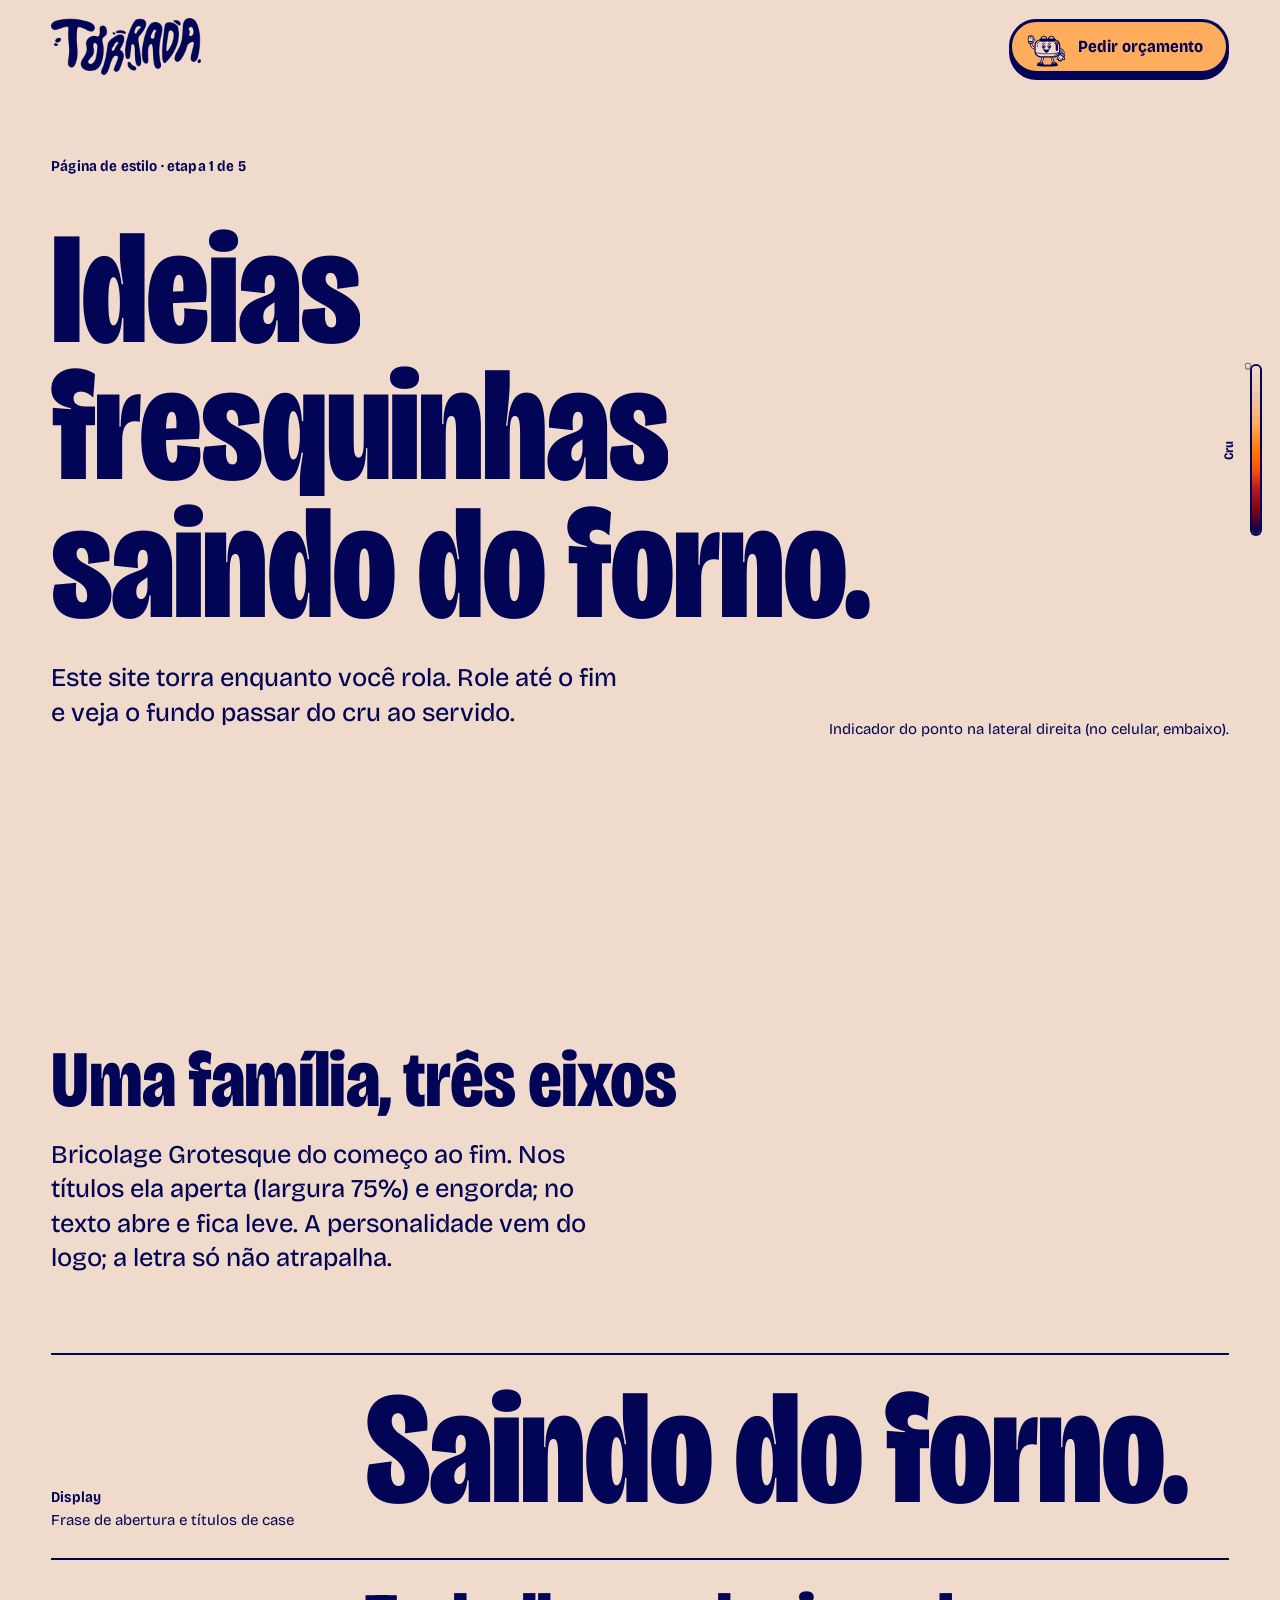
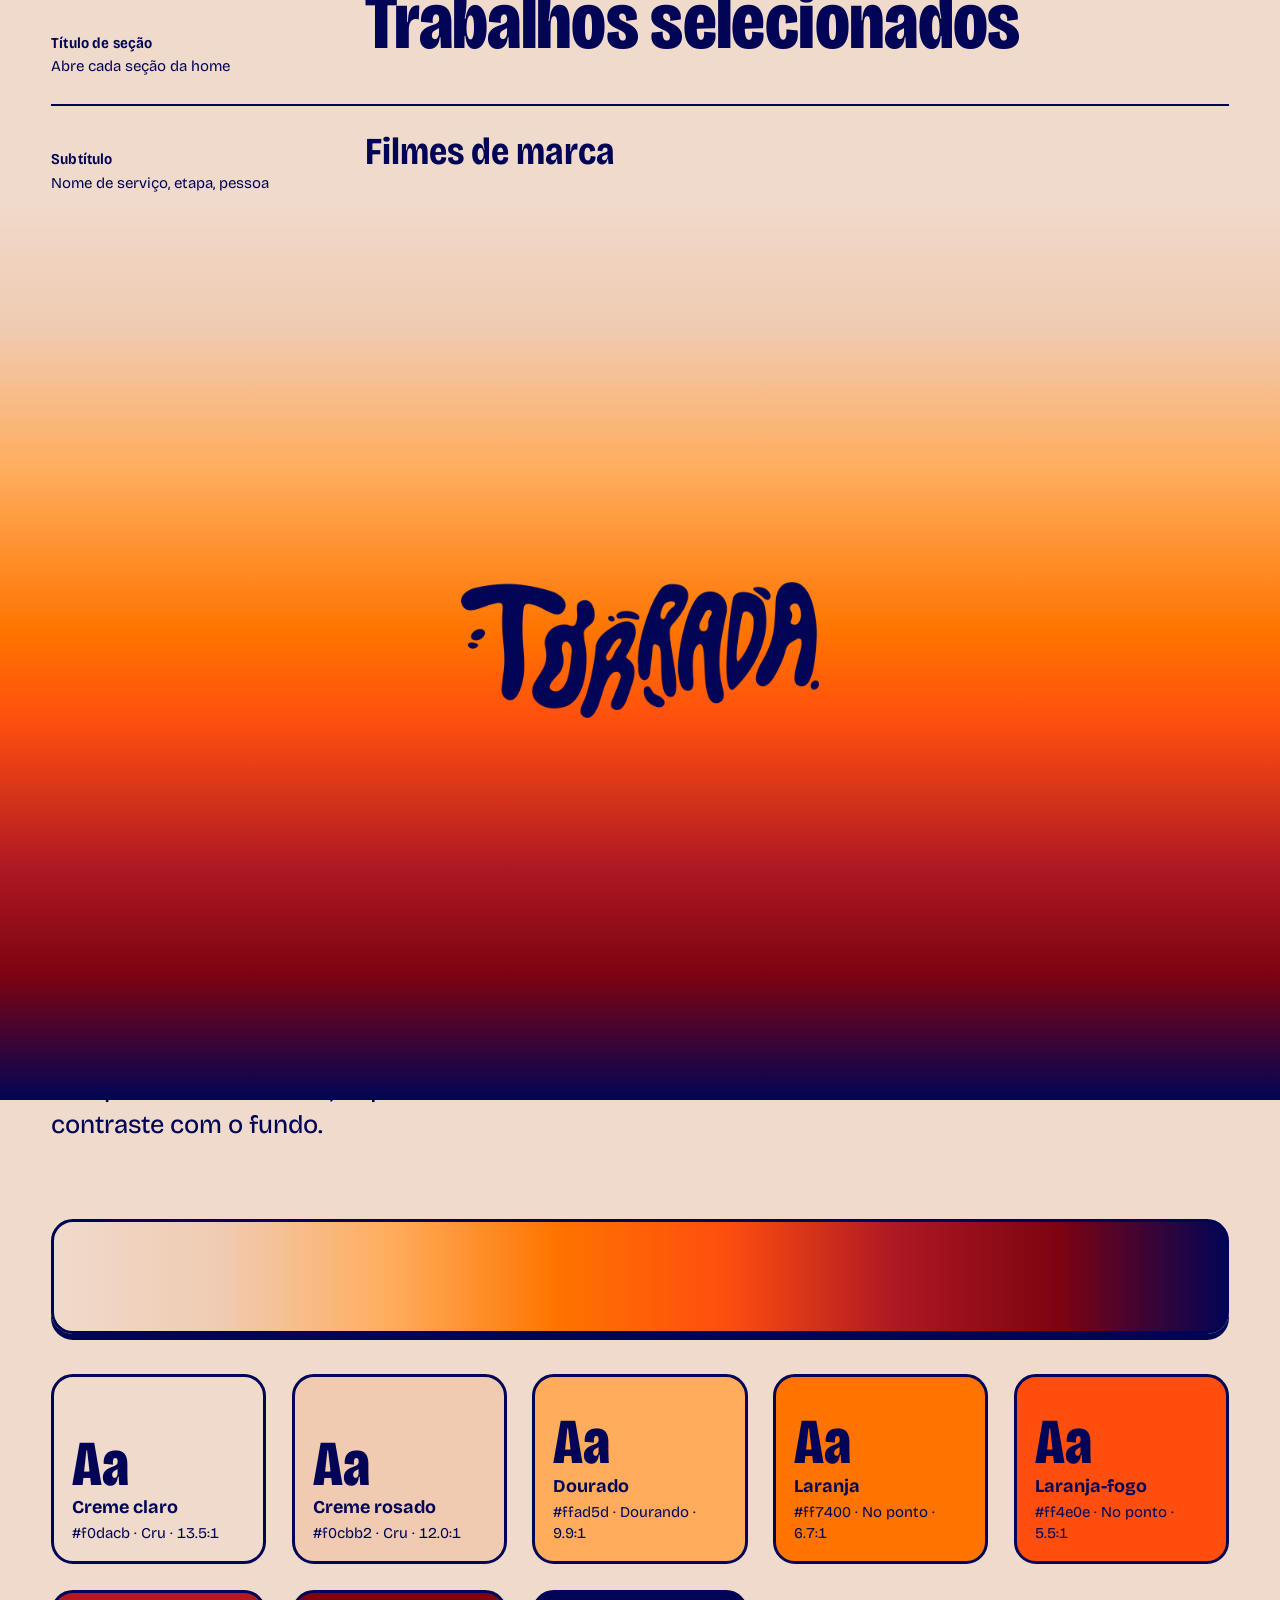
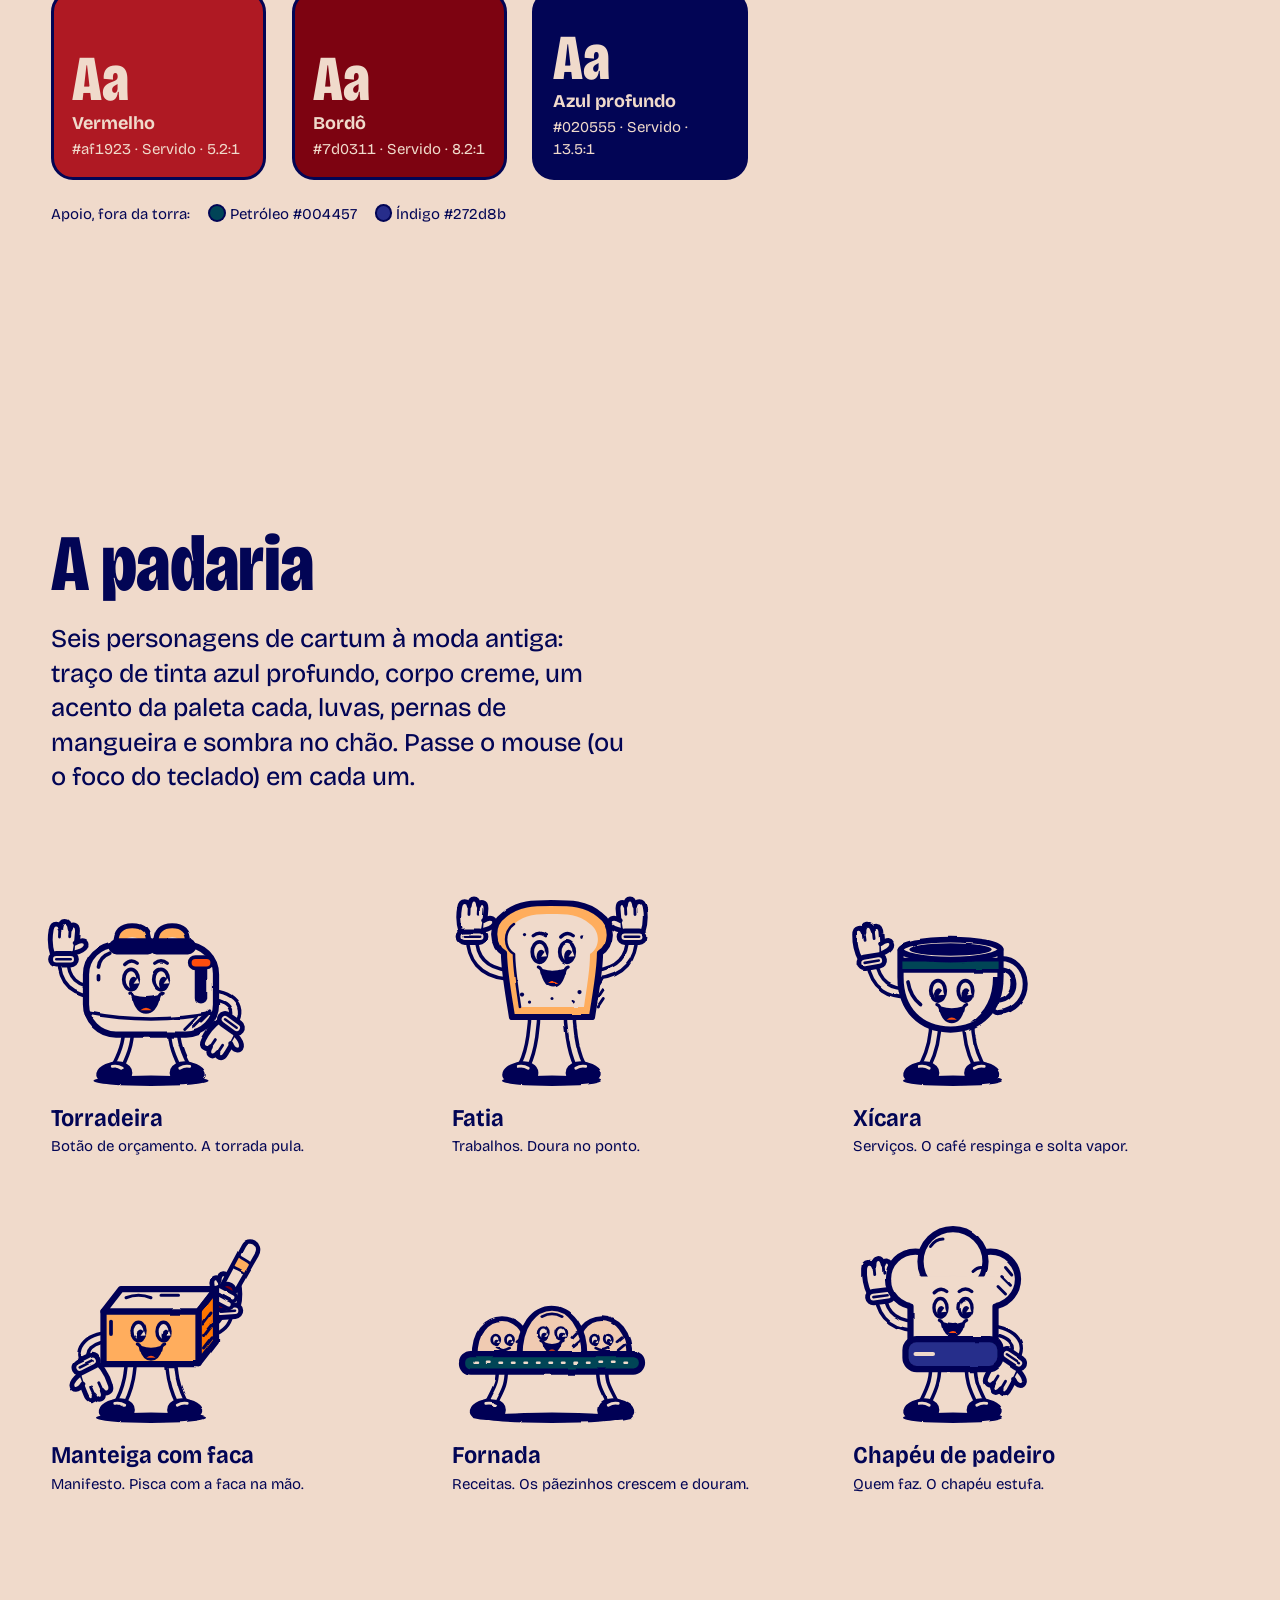
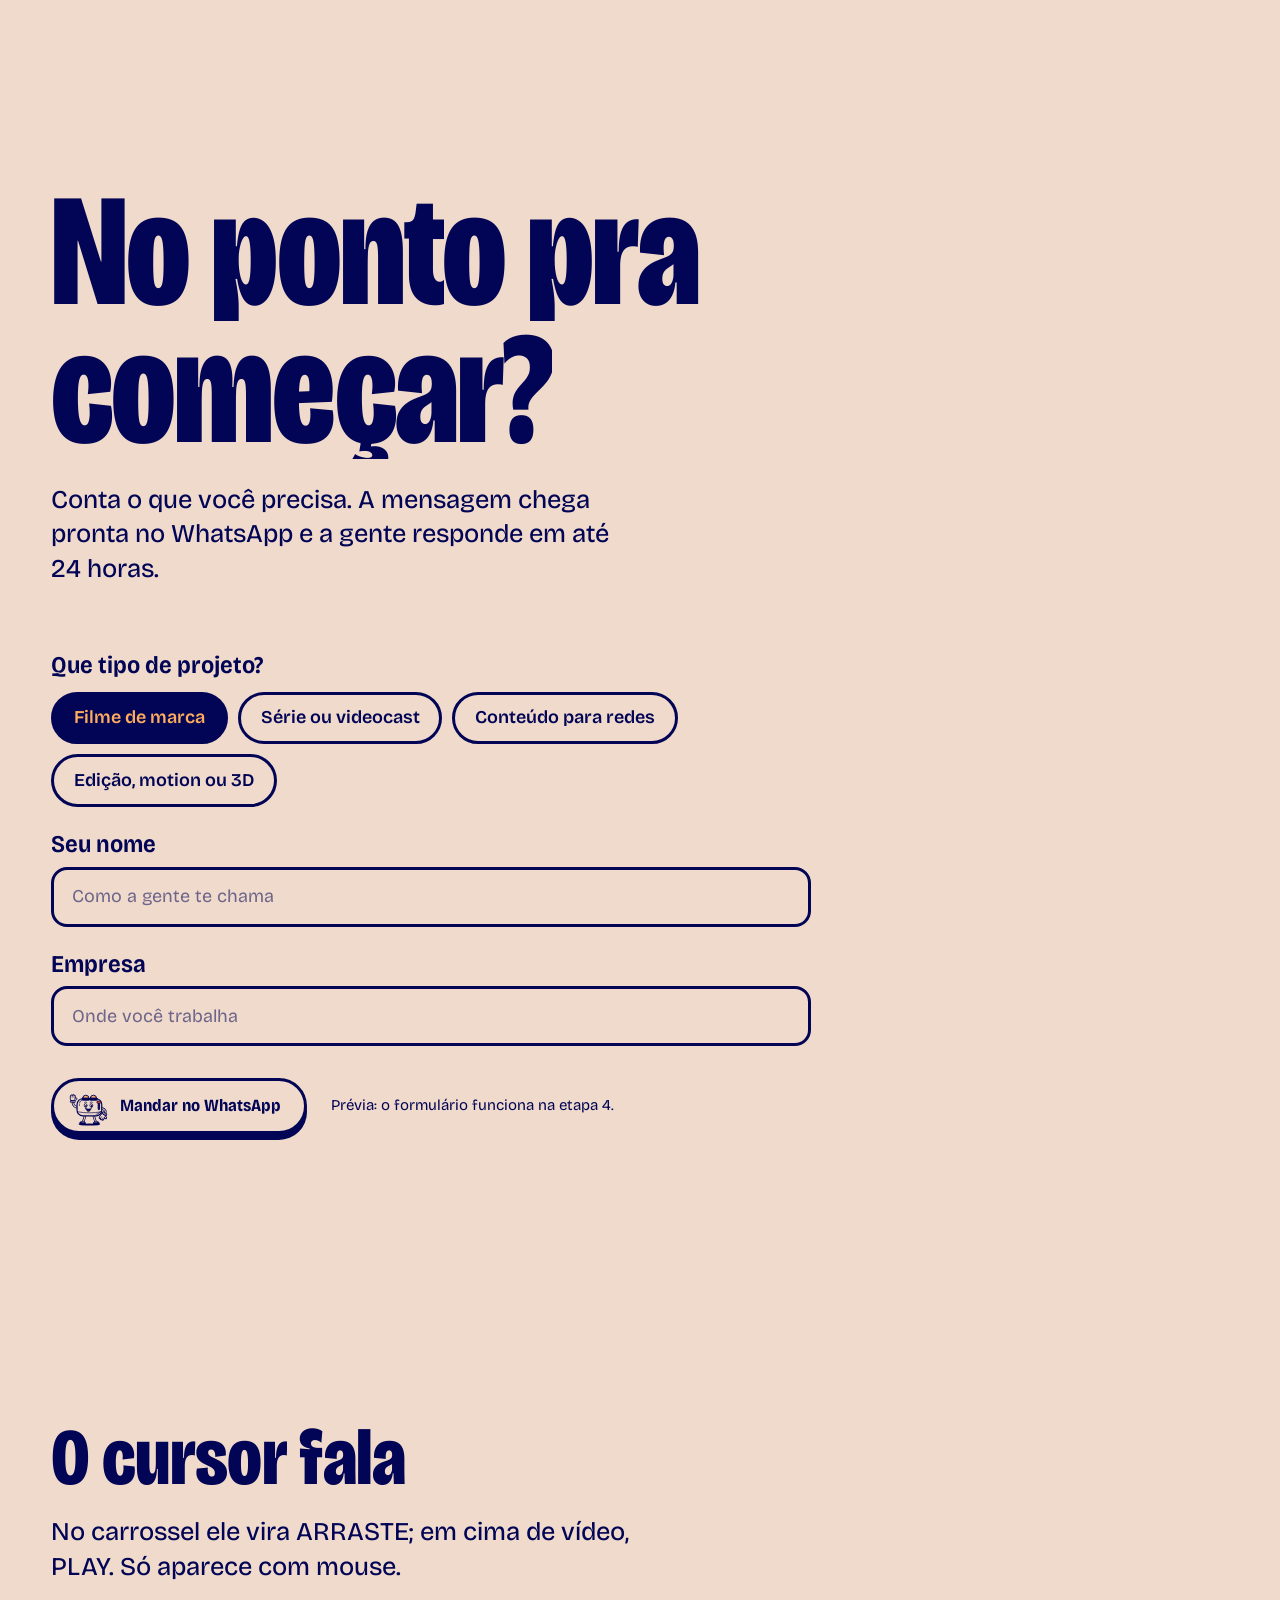
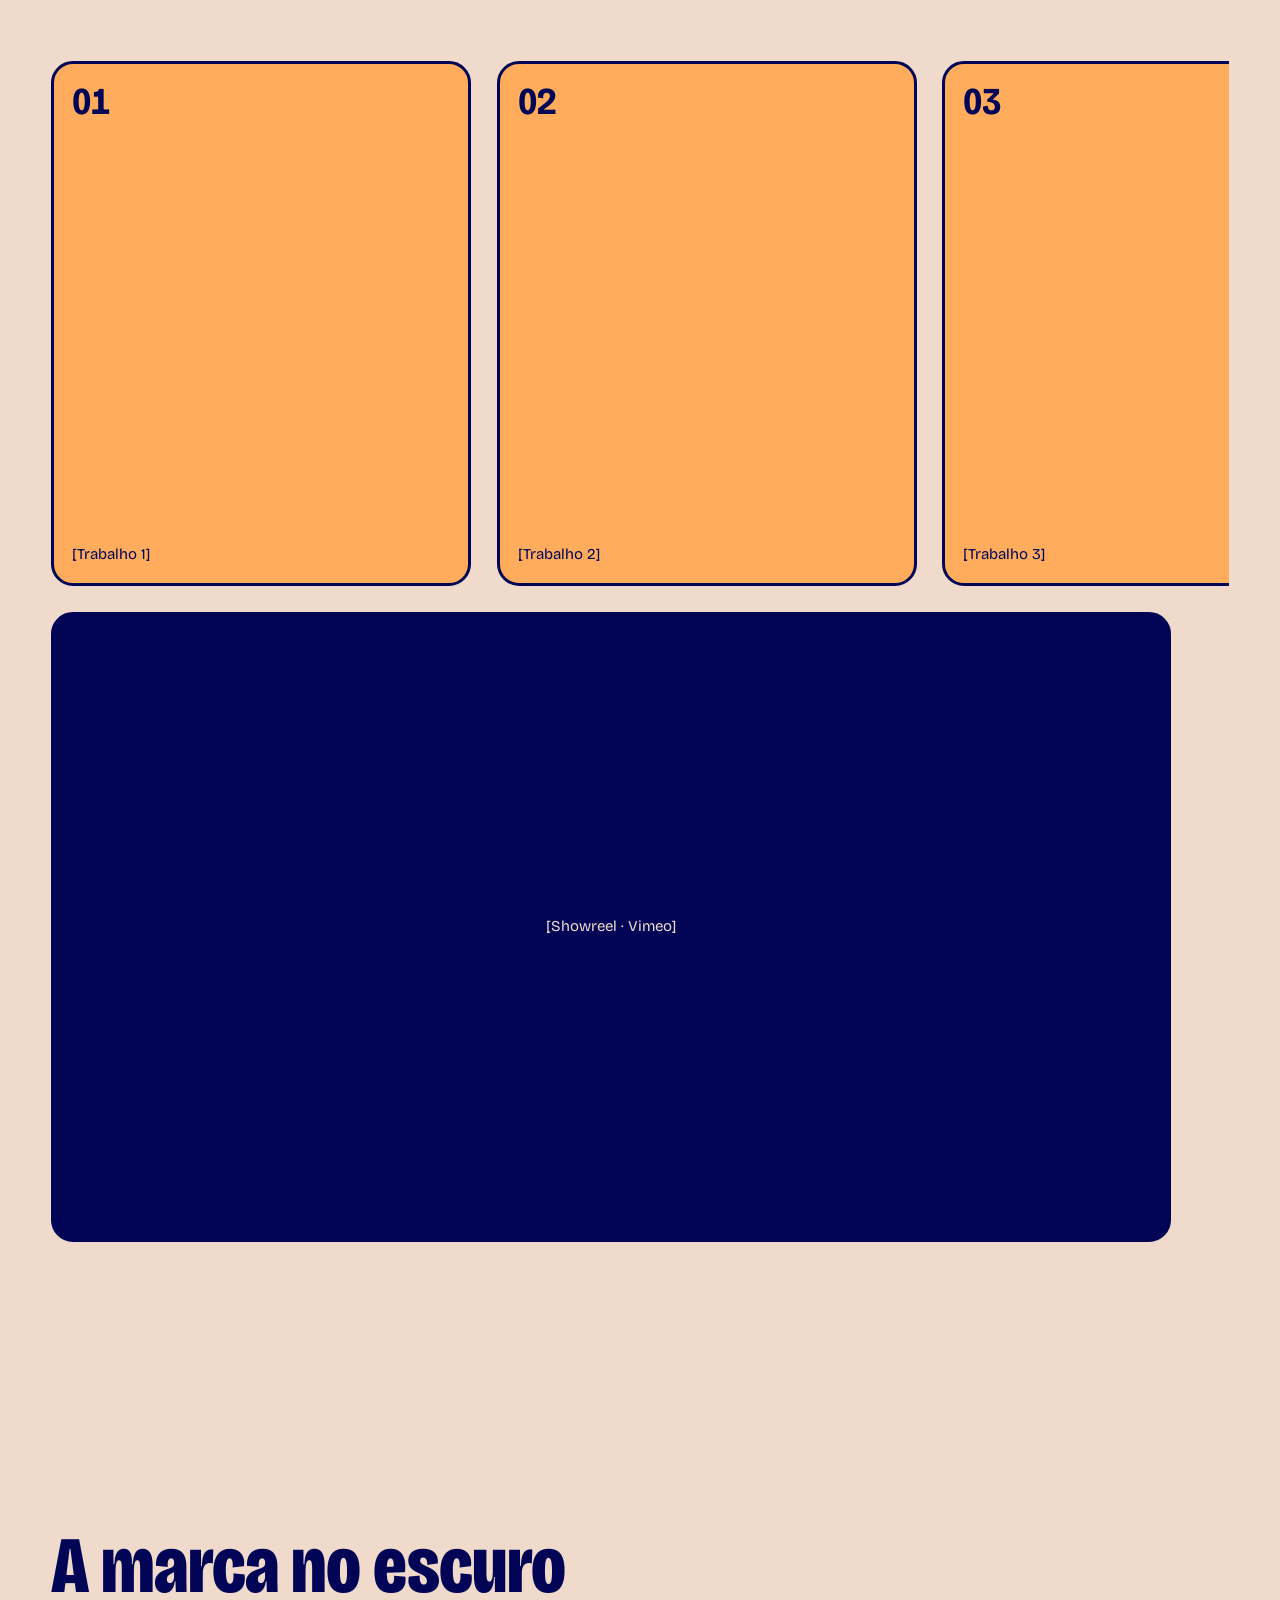
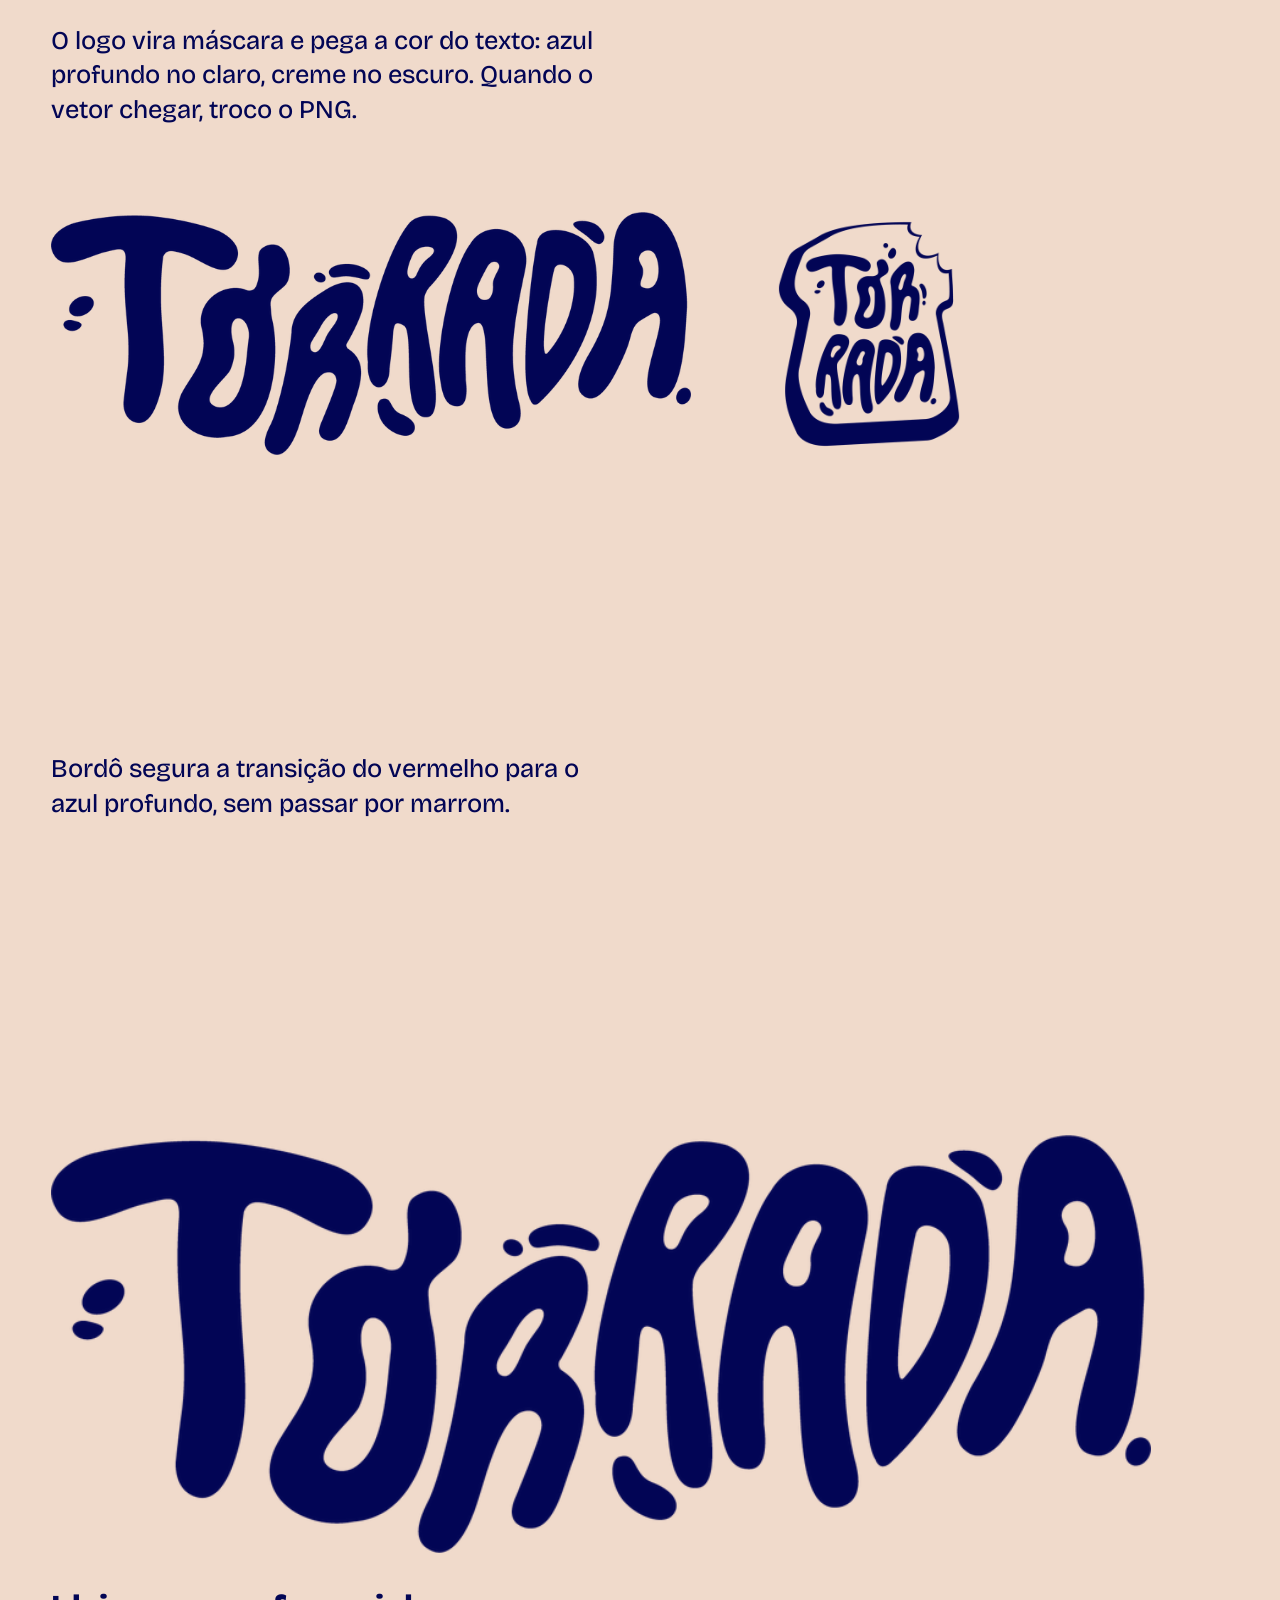
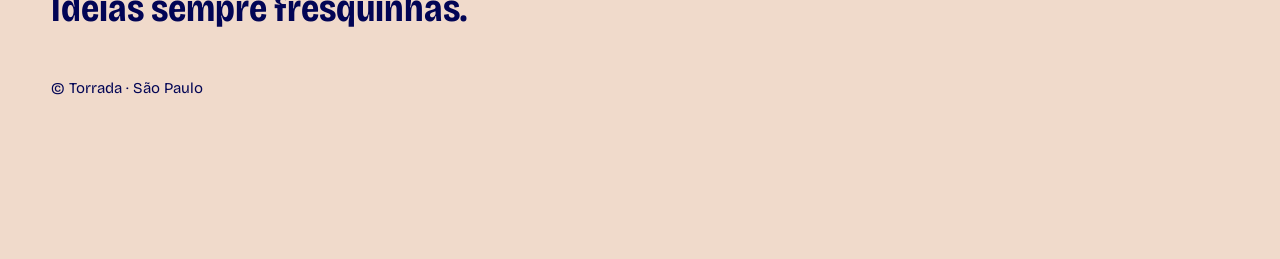
<file: estilo/index.html>
<!DOCTYPE html><html lang="pt-BR"> <head><meta charset="utf-8"><meta name="viewport" content="width=device-width, initial-scale=1"><title>Estilo · Torrada</title><meta name="description" content="Design system do site da Torrada."><meta name="robots" content="noindex, nofollow"><link rel="canonical" href="https://torradastudio.com/estilo/"><meta name="theme-color" content="#f0dacb"><link rel="icon" type="image/png" href="/favicon.png"><link rel="apple-touch-icon" href="/apple-touch-icon.png"><link rel="sitemap" href="/sitemap-index.xml"><link rel="preload" href="/fonts/bricolage.woff2" as="font" type="font/woff2" crossorigin><link rel="preconnect" href="https://i.vimeocdn.com"><link rel="dns-prefetch" href="https://player.vimeo.com"><meta property="og:site_name" content="Torrada"><meta property="og:locale" content="pt_BR"><meta property="og:type" content="website"><meta property="og:url" content="https://torradastudio.com/estilo/"><meta property="og:title" content="Estilo · Torrada"><meta property="og:description" content="Design system do site da Torrada."><meta property="og:image" content="https://torradastudio.com/og/torrada.png"><meta property="og:image:width" content="1200"><meta property="og:image:height" content="630"><meta property="og:image:alt" content="Torrada · Ideias sempre fresquinhas."><meta name="twitter:card" content="summary_large_image"><meta name="twitter:title" content="Estilo · Torrada"><meta name="twitter:description" content="Design system do site da Torrada."><meta name="twitter:image" content="https://torradastudio.com/og/torrada.png"><script type="application/ld+json">{"@context":"https://schema.org","@graph":[{"@type":"ProfessionalService","@id":"https://torradastudio.com/#torrada","name":"Torrada","slogan":"Ideias sempre fresquinhas.","description":"Produtora audiovisual em São Paulo: filmes de marca, séries, videocasts, eventos e conteúdo para redes, do roteiro à entrega.","url":"https://torradastudio.com","logo":"https://torradastudio.com/marca/letreiro.png","image":"https://torradastudio.com/og/torrada.png","email":"alo@torradastudio.com","telephone":"+5511993673682","address":{"@type":"PostalAddress","addressLocality":"São Paulo","addressRegion":"SP","addressCountry":"BR"},"areaServed":"BR","founder":{"@type":"Person","name":"Tito Farias"},"employee":[{"@type":"Person","name":"Guilherme Buzzo","jobTitle":"Diretor Criativo"}],"knowsAbout":["Produção audiovisual","Filmes de marca","Videocast","Cobertura de eventos","Edição de vídeo","Motion design"]},{"@type":"WebSite","@id":"https://torradastudio.com/#site","name":"Torrada","url":"https://torradastudio.com","inLanguage":"pt-BR","publisher":{"@id":"https://torradastudio.com/#torrada"}}]}</script><script>
    document.documentElement.classList.add('js');
    // chegando de uma transição: a cortina começa cobrindo a tela, sem piscar
    try { if (sessionStorage.getItem('torrada-transicao') && !matchMedia('(prefers-reduced-motion: reduce)').matches) document.documentElement.classList.add('chegando'); } catch (e) {}
  </script><link rel="stylesheet" href="/_astro/estilo.DbGQhFnR.css">
<link rel="stylesheet" href="/_astro/estilo.D4wPMOr5.css">
<style>.logo[data-astro-cid-tvrurpns]{display:block;width:100%;background:currentColor;-webkit-mask:var(--m) center / contain no-repeat;mask:var(--m) center / contain no-repeat}.logo--letreiro[data-astro-cid-tvrurpns]{--m: url(/marca/letreiro-mask.webp);aspect-ratio:1492 / 567}.logo--fatia[data-astro-cid-tvrurpns]{--m: url(/marca/fatia-mask.webp);aspect-ratio:1}
</style><script type="module" src="/_astro/page.DGRhADao.js"></script></head> <body> <a class="pular botao" href="#conteudo">Pular para o conteúdo</a> <header class="topo moldura" data-topo data-astro-cid-uy42em4w> <a href="/estilo" class="topo__logo" aria-label="Torrada, início" data-astro-cid-uy42em4w><span class="logo logo--letreiro" role="img" aria-label="Torrada" data-astro-cid-tvrurpns></span> </a> <a href="#orcamento" class="botao botao--forte" data-ilustra-host data-astro-cid-uy42em4w> <svg class="ilustra ilustra--torradeira" viewBox="0 0 160 172" data-ilustra="torradeira" aria-hidden="true" data-astro-cid-uy42em4w="true">  <defs> <filter id="tinta-torradeira-e89e1f" filterUnits="userSpaceOnUse" primitiveUnits="userSpaceOnUse" x="-20" y="-20" width="200" height="212"> <feTurbulence type="fractalNoise" baseFrequency="0.045" numOctaves="2" seed="7" result="ruido"></feTurbulence> <feDisplacementMap in="SourceGraphic" in2="ruido" scale="2" xChannelSelector="R" yChannelSelector="G"></feDisplacementMap> </filter> </defs> <g class="il-tinta" filter="url(#tinta-torradeira-e89e1f)" stroke="#020555" stroke-width="4" stroke-linejoin="round" stroke-linecap="round">
    <ellipse class="il-sombra" cx="80" cy="167" rx="46" ry="4.2" fill="#020555" stroke="none"/>
    <path d="M62 120C62 134 60 142 54 154" fill="none" stroke-width="10"/><path d="M62 120C62 134 60 142 54 154" fill="none" stroke="#f0dacb" stroke-width="4.4"/>
  <g transform="translate(54 160) scale(-1 1)">
    <path d="M-9 4C-12-5-2-9 7-6 15-4 19 2 14 6 7 8-4 8-9 4Z" fill="#020555" stroke-width="3"/>
    <path d="M-3-3q4-2.5 8-1.5" fill="none" stroke="#f0dacb" stroke-width="2.2"/></g><path d="M98 120C98 134 100 142 106 154" fill="none" stroke-width="10"/><path d="M98 120C98 134 100 142 106 154" fill="none" stroke="#f0dacb" stroke-width="4.4"/>
  <g transform="translate(106 160) scale(1 1)">
    <path d="M-9 4C-12-5-2-9 7-6 15-4 19 2 14 6 7 8-4 8-9 4Z" fill="#020555" stroke-width="3"/>
    <path d="M-3-3q4-2.5 8-1.5" fill="none" stroke="#f0dacb" stroke-width="2.2"/></g>
    <g transform="translate(0 10)"><g class="il-pao">
      <path d="M52 92V46q0-13 13-13t13 13v46Z" fill="#ffad5d"/>
      <path d="M58 92V50q0-8 7-8t7 8v42Z" fill="#f0dacb" stroke="none"/>
      <path d="M84 92V46q0-13 13-13t13 13v46Z" fill="#ffad5d"/>
      <path d="M90 92V50q0-8 7-8t7 8v42Z" fill="#f0dacb" stroke="none"/>
    </g></g>
    <g class="il-membro"><path d="M40 96C18 96 10 86 10 70" fill="none" stroke-width="10"/><path d="M40 96C18 96 10 86 10 70" fill="none" stroke="#f0dacb" stroke-width="4.4"/><g transform="translate(10 70) rotate(0) scale(1.15 1.15)">
  <path d="M-7.5-3C-9.5-9-9.6-15-8.6-20.5Q-8-24.6-5.1-24.6T-1.9-21.6Q-1.4-26.4 1.4-26.4T4.6-21.8Q5.4-24.4 7.6-23.9Q10.2-23.2 9.6-18.4C9.2-12.5 8.6-7.5 7.5-3Z" fill="#f0dacb" stroke-width="3.4"/>
  <path d="M-1.9-21.6l-.2 6M4.6-21.8l-.3 6" fill="none" stroke-width="2"/>
  <path d="M8.2-11.5C13-14.6 17-12.4 15.4-8.8 14.2-6.6 11.2-5.4 7.6-4.6" fill="#f0dacb" stroke-width="3.4"/>
  <rect x="-9" y="-4.2" width="18" height="8" rx="4" fill="#f0dacb" stroke-width="3.4"/>
  <path d="M-5-.2h10" fill="none" stroke-width="1.7999999999999998"/></g></g>
    <path d="M122 98C146 98 152 110 144 121" fill="none" stroke-width="10"/><path d="M122 98C146 98 152 110 144 121" fill="none" stroke="#f0dacb" stroke-width="4.4"/><g transform="translate(144 121) rotate(-143.97) scale(-1.15 1.15)">
  <path d="M-7.5-3C-9.5-9-9.6-15-8.6-20.5Q-8-24.6-5.1-24.6T-1.9-21.6Q-1.4-26.4 1.4-26.4T4.6-21.8Q5.4-24.4 7.6-23.9Q10.2-23.2 9.6-18.4C9.2-12.5 8.6-7.5 7.5-3Z" fill="#f0dacb" stroke-width="3.4"/>
  <path d="M-1.9-21.6l-.2 6M4.6-21.8l-.3 6" fill="none" stroke-width="2"/>
  <path d="M8.2-11.5C13-14.6 17-12.4 15.4-8.8 14.2-6.6 11.2-5.4 7.6-4.6" fill="#f0dacb" stroke-width="3.4"/>
  <rect x="-9" y="-4.2" width="18" height="8" rx="4" fill="#f0dacb" stroke-width="3.4"/>
  <path d="M-5-.2h10" fill="none" stroke-width="1.7999999999999998"/></g>
    <rect x="28" y="58" width="104" height="72" rx="24" fill="#f0dacb" stroke-width="5"/>
    <path d="M31 113c30 6 68 6 98 0" fill="none" stroke-width="2.8"/>
    <path d="M120 120L126 114M114 124L127 111M107 126L116 117" fill="none" stroke-width="2.4"/>
    <path d="M38 76q1-8 9-11M38 86v-3" fill="none" stroke-width="3"/>
    <rect x="48" y="55" width="34" height="9" rx="4.5" fill="#020555"/>
    <rect x="80" y="55" width="34" height="9" rx="4.5" fill="#020555"/>
    <rect x="117" y="72" width="6" height="32" rx="3" fill="#020555"/>
    <rect class="il-alavanca" x="111" y="68" width="18" height="9" rx="4.5" fill="#ff4e0e" stroke-width="3"/>
    <path d="M59 74q5-5 10 -1" fill="none" stroke-width="2.8"/><path d="M83 73q5-4 10 -0" fill="none" stroke-width="2.8"/>
    <g class="il-olho">
  <ellipse cx="64" cy="86" rx="5.8" ry="8.2" fill="#f0dacb" stroke-width="3"/>
  <g class="il-pupila"><ellipse cx="65.1" cy="87.4" rx="3.6" ry="5.6" fill="#020555" stroke="none"/>
  <path d="M65.1 87.4l3.2 -4.4l1.4 4Z" fill="#f0dacb" stroke="none"/></g></g><g class="il-olho">
  <ellipse cx="88" cy="86" rx="5.8" ry="8.2" fill="#f0dacb" stroke-width="3"/>
  <g class="il-pupila"><ellipse cx="89.1" cy="87.4" rx="3.6" ry="5.6" fill="#020555" stroke="none"/>
  <path d="M89.1 87.4l3.2 -4.4l1.4 4Z" fill="#f0dacb" stroke="none"/></g></g><g class="il-boca">
  <path d="M66 100Q76 103 86 100Q83 112 76 112Q69 112 66 100Z" fill="#020555" stroke-width="2.8"/>
  <path d="M71.5 110.56q4.5 -4 9 0" fill="#ff4e0e" stroke="none"/>
  <path d="M63 97q3 1 3 5M89 97q-3 1-3 5" fill="none" stroke-width="2.4"/></g></g> </svg>
Pedir orçamento
</a> </header> <main id="conteudo" tabindex="-1">   <section class="secao abre moldura" data-torra="cru" data-astro-cid-uy42em4w> <p class="rotulo" data-astro-cid-uy42em4w>Página de estilo · etapa 1 de 5</p> <h1 class="display" data-split data-astro-cid-uy42em4w>Ideias fresquinhas saindo do forno.</h1> <div class="abre__pe" data-astro-cid-uy42em4w> <p class="lead" data-astro-cid-uy42em4w>Este site torra enquanto você rola. Role até o fim e veja o fundo passar do cru ao servido.</p> <p class="menor" data-astro-cid-uy42em4w>Indicador do ponto na lateral direita (no celular, embaixo).</p> </div> </section>  <section class="secao moldura" data-torra="miolo" data-astro-cid-uy42em4w> <h2 class="h2" data-split data-astro-cid-uy42em4w>Uma família, três eixos</h2> <p class="lead intro" data-astro-cid-uy42em4w>Bricolage Grotesque do começo ao fim. Nos títulos ela aperta (largura 75%) e engorda; no texto abre e fica leve. A personalidade vem do logo; a letra só não atrapalha.</p> <ol class="escala" data-astro-cid-uy42em4w> <li class="escala__item" data-astro-cid-uy42em4w> <div class="escala__meta" data-astro-cid-uy42em4w><span class="rotulo" data-astro-cid-uy42em4w>Display</span><span class="menor" data-astro-cid-uy42em4w>Frase de abertura e títulos de case</span></div> <p class="escala__amostra display" data-astro-cid-uy42em4w>Saindo do forno.</p> </li><li class="escala__item" data-astro-cid-uy42em4w> <div class="escala__meta" data-astro-cid-uy42em4w><span class="rotulo" data-astro-cid-uy42em4w>Título de seção</span><span class="menor" data-astro-cid-uy42em4w>Abre cada seção da home</span></div> <p class="escala__amostra h2" data-astro-cid-uy42em4w>Trabalhos selecionados</p> </li><li class="escala__item" data-astro-cid-uy42em4w> <div class="escala__meta" data-astro-cid-uy42em4w><span class="rotulo" data-astro-cid-uy42em4w>Subtítulo</span><span class="menor" data-astro-cid-uy42em4w>Nome de serviço, etapa, pessoa</span></div> <p class="escala__amostra h3" data-astro-cid-uy42em4w>Filmes de marca</p> </li><li class="escala__item" data-astro-cid-uy42em4w> <div class="escala__meta" data-astro-cid-uy42em4w><span class="rotulo" data-astro-cid-uy42em4w>Destaque</span><span class="menor" data-astro-cid-uy42em4w>Cartelas, perguntas do formulário</span></div> <p class="escala__amostra h4" data-astro-cid-uy42em4w>Qual é o prazo do projeto?</p> </li><li class="escala__item" data-astro-cid-uy42em4w> <div class="escala__meta" data-astro-cid-uy42em4w><span class="rotulo" data-astro-cid-uy42em4w>Abertura</span><span class="menor" data-astro-cid-uy42em4w>Primeiro parágrafo de uma seção</span></div> <p class="escala__amostra lead" data-astro-cid-uy42em4w>Boas criações têm ponto. Nem cruas, nem queimadas. Feitas no tempo certo.</p> </li><li class="escala__item" data-astro-cid-uy42em4w> <div class="escala__meta" data-astro-cid-uy42em4w><span class="rotulo" data-astro-cid-uy42em4w>Texto</span><span class="menor" data-astro-cid-uy42em4w>Corpo, 18 px</span></div> <p class="escala__amostra" data-astro-cid-uy42em4w>Aqui, cada projeto é tratado como algo que importa. Importa para quem cria e importa para quem recebe.</p> </li><li class="escala__item" data-astro-cid-uy42em4w> <div class="escala__meta" data-astro-cid-uy42em4w><span class="rotulo" data-astro-cid-uy42em4w>Menor</span><span class="menor" data-astro-cid-uy42em4w>Créditos, legendas, rodapé</span></div> <p class="escala__amostra menor" data-astro-cid-uy42em4w>Direção: Tito Farias · Direção criativa: Gui Buzzo</p> </li> </ol> </section>  <section class="secao moldura" data-torra="dourado" data-astro-cid-uy42em4w> <h2 class="h2" data-split data-astro-cid-uy42em4w>O ponto da torrada</h2> <p class="lead intro" data-astro-cid-uy42em4w>Oito tons, do cru ao servido. O texto é sempre azul profundo ou creme, o que tiver mais contraste com o fundo.</p> <div class="faixa-torra" role="img" aria-label="Gradiente da torra, do creme ao azul profundo" data-astro-cid-uy42em4w></div> <ul class="cores" data-astro-cid-uy42em4w> <li class="cor" style="--c:#f0dacb;--i:#020555" data-astro-cid-uy42em4w> <span class="cor__aa" data-astro-cid-uy42em4w>Aa</span> <span class="cor__nome" data-astro-cid-uy42em4w>Creme claro</span> <span class="menor num" data-astro-cid-uy42em4w>#f0dacb · Cru · 13.5:1</span> </li><li class="cor" style="--c:#f0cbb2;--i:#020555" data-astro-cid-uy42em4w> <span class="cor__aa" data-astro-cid-uy42em4w>Aa</span> <span class="cor__nome" data-astro-cid-uy42em4w>Creme rosado</span> <span class="menor num" data-astro-cid-uy42em4w>#f0cbb2 · Cru · 12.0:1</span> </li><li class="cor" style="--c:#ffad5d;--i:#020555" data-astro-cid-uy42em4w> <span class="cor__aa" data-astro-cid-uy42em4w>Aa</span> <span class="cor__nome" data-astro-cid-uy42em4w>Dourado</span> <span class="menor num" data-astro-cid-uy42em4w>#ffad5d · Dourando · 9.9:1</span> </li><li class="cor" style="--c:#ff7400;--i:#020555" data-astro-cid-uy42em4w> <span class="cor__aa" data-astro-cid-uy42em4w>Aa</span> <span class="cor__nome" data-astro-cid-uy42em4w>Laranja</span> <span class="menor num" data-astro-cid-uy42em4w>#ff7400 · No ponto · 6.7:1</span> </li><li class="cor" style="--c:#ff4e0e;--i:#020555" data-astro-cid-uy42em4w> <span class="cor__aa" data-astro-cid-uy42em4w>Aa</span> <span class="cor__nome" data-astro-cid-uy42em4w>Laranja-fogo</span> <span class="menor num" data-astro-cid-uy42em4w>#ff4e0e · No ponto · 5.5:1</span> </li><li class="cor" style="--c:#af1923;--i:#f0dacb" data-astro-cid-uy42em4w> <span class="cor__aa" data-astro-cid-uy42em4w>Aa</span> <span class="cor__nome" data-astro-cid-uy42em4w>Vermelho</span> <span class="menor num" data-astro-cid-uy42em4w>#af1923 · Servido · 5.2:1</span> </li><li class="cor" style="--c:#7d0311;--i:#f0dacb" data-astro-cid-uy42em4w> <span class="cor__aa" data-astro-cid-uy42em4w>Aa</span> <span class="cor__nome" data-astro-cid-uy42em4w>Bordô</span> <span class="menor num" data-astro-cid-uy42em4w>#7d0311 · Servido · 8.2:1</span> </li><li class="cor" style="--c:#020555;--i:#f0dacb" data-astro-cid-uy42em4w> <span class="cor__aa" data-astro-cid-uy42em4w>Aa</span> <span class="cor__nome" data-astro-cid-uy42em4w>Azul profundo</span> <span class="menor num" data-astro-cid-uy42em4w>#020555 · Servido · 13.5:1</span> </li> </ul> <p class="menor apoio" data-astro-cid-uy42em4w>Apoio, fora da torra: <span class="apoio__tom" style="--c:#004457" data-astro-cid-uy42em4w>Petróleo #004457</span><span class="apoio__tom" style="--c:#272d8b" data-astro-cid-uy42em4w>Índigo #272d8b</span></p> </section>  <section class="secao moldura" data-torra="dourado" data-astro-cid-uy42em4w> <h2 class="h2" data-split data-astro-cid-uy42em4w>A padaria</h2> <p class="lead intro" data-astro-cid-uy42em4w>Seis personagens de cartum à moda antiga: traço de tinta azul profundo, corpo creme, um acento da paleta cada, luvas, pernas de mangueira e sombra no chão. Passe o mouse (ou o foco do teclado) em cada um.</p> <ul class="padaria" data-astro-cid-uy42em4w> <li class="padaria__item" data-ilustra-host tabindex="0" data-astro-cid-uy42em4w> <svg class="ilustra ilustra--torradeira" viewBox="0 0 160 172" data-ilustra="torradeira" aria-hidden="true" data-astro-cid-uy42em4w="true">  <defs> <filter id="tinta-torradeira-821618" filterUnits="userSpaceOnUse" primitiveUnits="userSpaceOnUse" x="-20" y="-20" width="200" height="212"> <feTurbulence type="fractalNoise" baseFrequency="0.045" numOctaves="2" seed="7" result="ruido"></feTurbulence> <feDisplacementMap in="SourceGraphic" in2="ruido" scale="2" xChannelSelector="R" yChannelSelector="G"></feDisplacementMap> </filter> </defs> <g class="il-tinta" filter="url(#tinta-torradeira-821618)" stroke="#020555" stroke-width="4" stroke-linejoin="round" stroke-linecap="round">
    <ellipse class="il-sombra" cx="80" cy="167" rx="46" ry="4.2" fill="#020555" stroke="none"/>
    <path d="M62 120C62 134 60 142 54 154" fill="none" stroke-width="10"/><path d="M62 120C62 134 60 142 54 154" fill="none" stroke="#f0dacb" stroke-width="4.4"/>
  <g transform="translate(54 160) scale(-1 1)">
    <path d="M-9 4C-12-5-2-9 7-6 15-4 19 2 14 6 7 8-4 8-9 4Z" fill="#020555" stroke-width="3"/>
    <path d="M-3-3q4-2.5 8-1.5" fill="none" stroke="#f0dacb" stroke-width="2.2"/></g><path d="M98 120C98 134 100 142 106 154" fill="none" stroke-width="10"/><path d="M98 120C98 134 100 142 106 154" fill="none" stroke="#f0dacb" stroke-width="4.4"/>
  <g transform="translate(106 160) scale(1 1)">
    <path d="M-9 4C-12-5-2-9 7-6 15-4 19 2 14 6 7 8-4 8-9 4Z" fill="#020555" stroke-width="3"/>
    <path d="M-3-3q4-2.5 8-1.5" fill="none" stroke="#f0dacb" stroke-width="2.2"/></g>
    <g transform="translate(0 10)"><g class="il-pao">
      <path d="M52 92V46q0-13 13-13t13 13v46Z" fill="#ffad5d"/>
      <path d="M58 92V50q0-8 7-8t7 8v42Z" fill="#f0dacb" stroke="none"/>
      <path d="M84 92V46q0-13 13-13t13 13v46Z" fill="#ffad5d"/>
      <path d="M90 92V50q0-8 7-8t7 8v42Z" fill="#f0dacb" stroke="none"/>
    </g></g>
    <g class="il-membro"><path d="M40 96C18 96 10 86 10 70" fill="none" stroke-width="10"/><path d="M40 96C18 96 10 86 10 70" fill="none" stroke="#f0dacb" stroke-width="4.4"/><g transform="translate(10 70) rotate(0) scale(1.15 1.15)">
  <path d="M-7.5-3C-9.5-9-9.6-15-8.6-20.5Q-8-24.6-5.1-24.6T-1.9-21.6Q-1.4-26.4 1.4-26.4T4.6-21.8Q5.4-24.4 7.6-23.9Q10.2-23.2 9.6-18.4C9.2-12.5 8.6-7.5 7.5-3Z" fill="#f0dacb" stroke-width="3.4"/>
  <path d="M-1.9-21.6l-.2 6M4.6-21.8l-.3 6" fill="none" stroke-width="2"/>
  <path d="M8.2-11.5C13-14.6 17-12.4 15.4-8.8 14.2-6.6 11.2-5.4 7.6-4.6" fill="#f0dacb" stroke-width="3.4"/>
  <rect x="-9" y="-4.2" width="18" height="8" rx="4" fill="#f0dacb" stroke-width="3.4"/>
  <path d="M-5-.2h10" fill="none" stroke-width="1.7999999999999998"/></g></g>
    <path d="M122 98C146 98 152 110 144 121" fill="none" stroke-width="10"/><path d="M122 98C146 98 152 110 144 121" fill="none" stroke="#f0dacb" stroke-width="4.4"/><g transform="translate(144 121) rotate(-143.97) scale(-1.15 1.15)">
  <path d="M-7.5-3C-9.5-9-9.6-15-8.6-20.5Q-8-24.6-5.1-24.6T-1.9-21.6Q-1.4-26.4 1.4-26.4T4.6-21.8Q5.4-24.4 7.6-23.9Q10.2-23.2 9.6-18.4C9.2-12.5 8.6-7.5 7.5-3Z" fill="#f0dacb" stroke-width="3.4"/>
  <path d="M-1.9-21.6l-.2 6M4.6-21.8l-.3 6" fill="none" stroke-width="2"/>
  <path d="M8.2-11.5C13-14.6 17-12.4 15.4-8.8 14.2-6.6 11.2-5.4 7.6-4.6" fill="#f0dacb" stroke-width="3.4"/>
  <rect x="-9" y="-4.2" width="18" height="8" rx="4" fill="#f0dacb" stroke-width="3.4"/>
  <path d="M-5-.2h10" fill="none" stroke-width="1.7999999999999998"/></g>
    <rect x="28" y="58" width="104" height="72" rx="24" fill="#f0dacb" stroke-width="5"/>
    <path d="M31 113c30 6 68 6 98 0" fill="none" stroke-width="2.8"/>
    <path d="M120 120L126 114M114 124L127 111M107 126L116 117" fill="none" stroke-width="2.4"/>
    <path d="M38 76q1-8 9-11M38 86v-3" fill="none" stroke-width="3"/>
    <rect x="48" y="55" width="34" height="9" rx="4.5" fill="#020555"/>
    <rect x="80" y="55" width="34" height="9" rx="4.5" fill="#020555"/>
    <rect x="117" y="72" width="6" height="32" rx="3" fill="#020555"/>
    <rect class="il-alavanca" x="111" y="68" width="18" height="9" rx="4.5" fill="#ff4e0e" stroke-width="3"/>
    <path d="M59 74q5-5 10 -1" fill="none" stroke-width="2.8"/><path d="M83 73q5-4 10 -0" fill="none" stroke-width="2.8"/>
    <g class="il-olho">
  <ellipse cx="64" cy="86" rx="5.8" ry="8.2" fill="#f0dacb" stroke-width="3"/>
  <g class="il-pupila"><ellipse cx="65.1" cy="87.4" rx="3.6" ry="5.6" fill="#020555" stroke="none"/>
  <path d="M65.1 87.4l3.2 -4.4l1.4 4Z" fill="#f0dacb" stroke="none"/></g></g><g class="il-olho">
  <ellipse cx="88" cy="86" rx="5.8" ry="8.2" fill="#f0dacb" stroke-width="3"/>
  <g class="il-pupila"><ellipse cx="89.1" cy="87.4" rx="3.6" ry="5.6" fill="#020555" stroke="none"/>
  <path d="M89.1 87.4l3.2 -4.4l1.4 4Z" fill="#f0dacb" stroke="none"/></g></g><g class="il-boca">
  <path d="M66 100Q76 103 86 100Q83 112 76 112Q69 112 66 100Z" fill="#020555" stroke-width="2.8"/>
  <path d="M71.5 110.56q4.5 -4 9 0" fill="#ff4e0e" stroke="none"/>
  <path d="M63 97q3 1 3 5M89 97q-3 1-3 5" fill="none" stroke-width="2.4"/></g></g> </svg> <span class="h4" data-astro-cid-uy42em4w>Torradeira</span> <span class="menor" data-astro-cid-uy42em4w>Botão de orçamento. A torrada pula.</span> </li><li class="padaria__item" data-ilustra-host tabindex="0" data-astro-cid-uy42em4w> <svg class="ilustra ilustra--fatia" viewBox="0 0 160 172" data-ilustra="fatia" aria-hidden="true" data-astro-cid-uy42em4w="true">  <defs> <filter id="tinta-fatia-e9238b" filterUnits="userSpaceOnUse" primitiveUnits="userSpaceOnUse" x="-20" y="-20" width="200" height="212"> <feTurbulence type="fractalNoise" baseFrequency="0.045" numOctaves="2" seed="7" result="ruido"></feTurbulence> <feDisplacementMap in="SourceGraphic" in2="ruido" scale="2" xChannelSelector="R" yChannelSelector="G"></feDisplacementMap> </filter> </defs> <g class="il-tinta" filter="url(#tinta-fatia-e9238b)" stroke="#020555" stroke-width="4" stroke-linejoin="round" stroke-linecap="round">
    <g class="il-vapor" fill="none" stroke-width="3.2"><path d="M66 22c-6-6 6-10 0-16s5-9 1-14"/><path d="M96 22c-6-6 6-10 0-16s5-9 1-14"/></g>
    <ellipse class="il-sombra" cx="80" cy="167" rx="40" ry="4.2" fill="#020555" stroke="none"/>
    <path d="M66 108C66 122 64 142 58 154" fill="none" stroke-width="10"/><path d="M66 108C66 122 64 142 58 154" fill="none" stroke="#f0dacb" stroke-width="4.4"/>
  <g transform="translate(58 160) scale(-1 1)">
    <path d="M-9 4C-12-5-2-9 7-6 15-4 19 2 14 6 7 8-4 8-9 4Z" fill="#020555" stroke-width="3"/>
    <path d="M-3-3q4-2.5 8-1.5" fill="none" stroke="#f0dacb" stroke-width="2.2"/></g><path d="M94 108C94 122 96 142 102 154" fill="none" stroke-width="10"/><path d="M94 108C94 122 96 142 102 154" fill="none" stroke="#f0dacb" stroke-width="4.4"/>
  <g transform="translate(102 160) scale(1 1)">
    <path d="M-9 4C-12-5-2-9 7-6 15-4 19 2 14 6 7 8-4 8-9 4Z" fill="#020555" stroke-width="3"/>
    <path d="M-3-3q4-2.5 8-1.5" fill="none" stroke="#f0dacb" stroke-width="2.2"/></g>
    <g class="il-membro"><path d="M44 82C24 80 16 68 16 52" fill="none" stroke-width="10"/><path d="M44 82C24 80 16 68 16 52" fill="none" stroke="#f0dacb" stroke-width="4.4"/><g transform="translate(16 52) rotate(0) scale(1.15 1.15)">
  <path d="M-7.5-3C-9.5-9-9.6-15-8.6-20.5Q-8-24.6-5.1-24.6T-1.9-21.6Q-1.4-26.4 1.4-26.4T4.6-21.8Q5.4-24.4 7.6-23.9Q10.2-23.2 9.6-18.4C9.2-12.5 8.6-7.5 7.5-3Z" fill="#f0dacb" stroke-width="3.4"/>
  <path d="M-1.9-21.6l-.2 6M4.6-21.8l-.3 6" fill="none" stroke-width="2"/>
  <path d="M8.2-11.5C13-14.6 17-12.4 15.4-8.8 14.2-6.6 11.2-5.4 7.6-4.6" fill="#f0dacb" stroke-width="3.4"/>
  <rect x="-9" y="-4.2" width="18" height="8" rx="4" fill="#f0dacb" stroke-width="3.4"/>
  <path d="M-5-.2h10" fill="none" stroke-width="1.7999999999999998"/></g></g>
    <path d="M116 82C136 80 144 68 144 52" fill="none" stroke-width="10"/><path d="M116 82C136 80 144 68 144 52" fill="none" stroke="#f0dacb" stroke-width="4.4"/><g transform="translate(144 52) rotate(0) scale(-1.15 1.15)">
  <path d="M-7.5-3C-9.5-9-9.6-15-8.6-20.5Q-8-24.6-5.1-24.6T-1.9-21.6Q-1.4-26.4 1.4-26.4T4.6-21.8Q5.4-24.4 7.6-23.9Q10.2-23.2 9.6-18.4C9.2-12.5 8.6-7.5 7.5-3Z" fill="#f0dacb" stroke-width="3.4"/>
  <path d="M-1.9-21.6l-.2 6M4.6-21.8l-.3 6" fill="none" stroke-width="2"/>
  <path d="M8.2-11.5C13-14.6 17-12.4 15.4-8.8 14.2-6.6 11.2-5.4 7.6-4.6" fill="#f0dacb" stroke-width="3.4"/>
  <rect x="-9" y="-4.2" width="18" height="8" rx="4" fill="#f0dacb" stroke-width="3.4"/>
  <path d="M-5-.2h10" fill="none" stroke-width="1.7999999999999998"/></g>
    <g transform="translate(16 4) scale(.8)" stroke-width="6.2">
      <path class="il-casca" d="M40 140c-4-26-8-46-8-64-12-8-14-28 0-38 14-12 30-12 48-12s34 0 48 12c14 10 12 30 0 38 0 18-4 38-8 64Z" fill="#ffad5d"/>
      <path class="il-miolo" d="M48 130c-3-21-6-38-6-53-10-6-11-22 0-30 11-10 24-10 38-10s27 0 38 10c11 8 10 24 0 30 0 15-3 32-6 53Z" fill="#f0dacb" stroke="none"/>
      <path d="M48 130c-3-21-6-38-6-53-10-6-11-22 0-30" fill="none" stroke-width="2.6"/>
      <g class="il-marcas" fill="none" stroke="#7d0311" stroke-width="6" opacity="0"><path d="M46 112l18 12M96 112l18 12"/></g>
    </g>
    <path d="M121 94L117 100M121 102L117 108M120 86L117 91" fill="none" stroke-width="2.4"/>
    <g fill="#020555" stroke="none"><circle cx="56" cy="98" r="1.7"/><circle cx="62" cy="104" r="1.3"/><circle cx="102" cy="96" r="1.7"/><circle cx="97" cy="103" r="1.3"/><circle cx="58" cy="50" r="1.3"/><circle cx="104" cy="52" r="1.5"/><circle cx="80" cy="102" r="1.2"/></g>
    <path d="M65 51q5-4 10 -0" fill="none" stroke-width="2.8"/><path d="M87 52q5-5 10 -1" fill="none" stroke-width="2.8"/>
    <g class="il-olho">
  <ellipse cx="70" cy="64" rx="5.8" ry="8.2" fill="#f0dacb" stroke-width="3"/>
  <g class="il-pupila"><ellipse cx="71.1" cy="65.4" rx="3.6" ry="5.6" fill="#020555" stroke="none"/>
  <path d="M71.1 65.4l3.2 -4.4l1.4 4Z" fill="#f0dacb" stroke="none"/></g></g><g class="il-olho">
  <ellipse cx="92" cy="64" rx="5.8" ry="8.2" fill="#f0dacb" stroke-width="3"/>
  <g class="il-pupila"><ellipse cx="93.1" cy="65.4" rx="3.6" ry="5.6" fill="#020555" stroke="none"/>
  <path d="M93.1 65.4l3.2 -4.4l1.4 4Z" fill="#f0dacb" stroke="none"/></g></g><g class="il-boca">
  <path d="M72 79Q81 82 90 79Q87.3 91 81 91Q74.7 91 72 79Z" fill="#020555" stroke-width="2.8"/>
  <path d="M76.95 89.56q4.05 -4 8.1 0" fill="#ff4e0e" stroke="none"/>
  <path d="M69 76q3 1 3 5M93 76q-3 1-3 5" fill="none" stroke-width="2.4"/></g></g> </svg> <span class="h4" data-astro-cid-uy42em4w>Fatia</span> <span class="menor" data-astro-cid-uy42em4w>Trabalhos. Doura no ponto.</span> </li><li class="padaria__item" data-ilustra-host tabindex="0" data-astro-cid-uy42em4w> <svg class="ilustra ilustra--xicara" viewBox="0 0 160 172" data-ilustra="xicara" aria-hidden="true" data-astro-cid-uy42em4w="true">  <defs> <filter id="tinta-xicara-7d9df2" filterUnits="userSpaceOnUse" primitiveUnits="userSpaceOnUse" x="-20" y="-20" width="200" height="212"> <feTurbulence type="fractalNoise" baseFrequency="0.045" numOctaves="2" seed="7" result="ruido"></feTurbulence> <feDisplacementMap in="SourceGraphic" in2="ruido" scale="2" xChannelSelector="R" yChannelSelector="G"></feDisplacementMap> </filter> </defs> <g class="il-tinta" filter="url(#tinta-xicara-7d9df2)" stroke="#020555" stroke-width="4" stroke-linejoin="round" stroke-linecap="round">
    <g class="il-vapor" fill="none" stroke-width="3.2"><path d="M58 40c-6-6 6-10 0-16s5-9 1-14"/><path d="M98 40c-6-6 6-10 0-16s5-9 1-14"/></g>
    <ellipse class="il-sombra" cx="80" cy="167" rx="40" ry="4.2" fill="#020555" stroke="none"/>
    <path d="M66 118C66 132 64 142 58 154" fill="none" stroke-width="10"/><path d="M66 118C66 132 64 142 58 154" fill="none" stroke="#f0dacb" stroke-width="4.4"/>
  <g transform="translate(58 160) scale(-1 1)">
    <path d="M-9 4C-12-5-2-9 7-6 15-4 19 2 14 6 7 8-4 8-9 4Z" fill="#020555" stroke-width="3"/>
    <path d="M-3-3q4-2.5 8-1.5" fill="none" stroke="#f0dacb" stroke-width="2.2"/></g><path d="M92 118C92 132 94 142 100 154" fill="none" stroke-width="10"/><path d="M92 118C92 132 94 142 100 154" fill="none" stroke="#f0dacb" stroke-width="4.4"/>
  <g transform="translate(100 160) scale(1 1)">
    <path d="M-9 4C-12-5-2-9 7-6 15-4 19 2 14 6 7 8-4 8-9 4Z" fill="#020555" stroke-width="3"/>
    <path d="M-3-3q4-2.5 8-1.5" fill="none" stroke="#f0dacb" stroke-width="2.2"/></g>
    <path d="M116 74c22-3 24 32 0 34" fill="none" stroke-width="13"/>
    <path d="M116 74c22-3 24 32 0 34" fill="none" stroke="#f0dacb" stroke-width="5"/>
    <g class="il-membro"><path d="M50 96C28 98 18 90 15 72" fill="none" stroke-width="10"/><path d="M50 96C28 98 18 90 15 72" fill="none" stroke="#f0dacb" stroke-width="4.4"/><g transform="translate(15 72) rotate(-9.46) scale(1.15 1.15)">
  <path d="M-7.5-3C-9.5-9-9.6-15-8.6-20.5Q-8-24.6-5.1-24.6T-1.9-21.6Q-1.4-26.4 1.4-26.4T4.6-21.8Q5.4-24.4 7.6-23.9Q10.2-23.2 9.6-18.4C9.2-12.5 8.6-7.5 7.5-3Z" fill="#f0dacb" stroke-width="3.4"/>
  <path d="M-1.9-21.6l-.2 6M4.6-21.8l-.3 6" fill="none" stroke-width="2"/>
  <path d="M8.2-11.5C13-14.6 17-12.4 15.4-8.8 14.2-6.6 11.2-5.4 7.6-4.6" fill="#f0dacb" stroke-width="3.4"/>
  <rect x="-9" y="-4.2" width="18" height="8" rx="4" fill="#f0dacb" stroke-width="3.4"/>
  <path d="M-5-.2h10" fill="none" stroke-width="1.7999999999999998"/></g></g>
    <path d="M38 62h80v22c0 26-16 42-40 42s-40-16-40-42Z" fill="#f0dacb" stroke-width="5"/>
    <path d="M112 84c0 16-6 28-18 36 14-3 22-16 23-36Z" fill="#020555" stroke="none"/>
    <path d="M38 70h80v9H38Z" fill="#004457" stroke-width="3"/>
    <ellipse cx="78" cy="62" rx="40" ry="8" fill="#f0dacb" stroke-width="4.6"/>
    <ellipse cx="78" cy="62" rx="33" ry="5" fill="#020555" stroke="none"/>
    <g class="il-respingo" fill="#020555" stroke="none"><path d="M66 50q4-9 8 0a4 4 0 0 1-8 0Z"/><path d="M86 46q3-7 6 0a3 3 0 0 1-6 0Z"/><circle cx="80" cy="52" r="2"/></g>
    <path d="M44 88q2 12 10 18" fill="none" stroke-width="3"/>
    <g class="il-olho">
  <ellipse cx="68" cy="95" rx="5.8" ry="8.2" fill="#f0dacb" stroke-width="3"/>
  <g class="il-pupila"><ellipse cx="69.1" cy="96.4" rx="3.6" ry="5.6" fill="#020555" stroke="none"/>
  <path d="M69.1 96.4l3.2 -4.4l1.4 4Z" fill="#f0dacb" stroke="none"/></g></g><g class="il-olho">
  <ellipse cx="90" cy="95" rx="5.8" ry="8.2" fill="#f0dacb" stroke-width="3"/>
  <g class="il-pupila"><ellipse cx="91.1" cy="96.4" rx="3.6" ry="5.6" fill="#020555" stroke="none"/>
  <path d="M91.1 96.4l3.2 -4.4l1.4 4Z" fill="#f0dacb" stroke="none"/></g></g><g class="il-boca">
  <path d="M70 109Q79 112 88 109Q85.3 119.5 79 119.5Q72.7 119.5 70 109Z" fill="#020555" stroke-width="2.8"/>
  <path d="M74.95 118.24q4.05 -3.5 8.1 0" fill="#ff4e0e" stroke="none"/>
  <path d="M67 106q3 1 3 5M91 106q-3 1-3 5" fill="none" stroke-width="2.4"/></g></g> </svg> <span class="h4" data-astro-cid-uy42em4w>Xícara</span> <span class="menor" data-astro-cid-uy42em4w>Serviços. O café respinga e solta vapor.</span> </li><li class="padaria__item" data-ilustra-host tabindex="0" data-astro-cid-uy42em4w> <svg class="ilustra ilustra--faca" viewBox="0 0 160 172" data-ilustra="faca" aria-hidden="true" data-astro-cid-uy42em4w="true">  <defs> <filter id="tinta-faca-12fded" filterUnits="userSpaceOnUse" primitiveUnits="userSpaceOnUse" x="-20" y="-20" width="200" height="212"> <feTurbulence type="fractalNoise" baseFrequency="0.045" numOctaves="2" seed="7" result="ruido"></feTurbulence> <feDisplacementMap in="SourceGraphic" in2="ruido" scale="2" xChannelSelector="R" yChannelSelector="G"></feDisplacementMap> </filter> </defs> <g class="il-tinta" filter="url(#tinta-faca-12fded)" stroke="#020555" stroke-width="4" stroke-linejoin="round" stroke-linecap="round">
    <ellipse class="il-sombra" cx="80" cy="167" rx="44" ry="4.2" fill="#020555" stroke="none"/>
    <path d="M64 118C64 132 62 142 56 154" fill="none" stroke-width="10"/><path d="M64 118C64 132 62 142 56 154" fill="none" stroke="#f0dacb" stroke-width="4.4"/>
  <g transform="translate(56 160) scale(-1 1)">
    <path d="M-9 4C-12-5-2-9 7-6 15-4 19 2 14 6 7 8-4 8-9 4Z" fill="#020555" stroke-width="3"/>
    <path d="M-3-3q4-2.5 8-1.5" fill="none" stroke="#f0dacb" stroke-width="2.2"/></g><path d="M96 118C96 132 98 142 104 154" fill="none" stroke-width="10"/><path d="M96 118C96 132 98 142 104 154" fill="none" stroke="#f0dacb" stroke-width="4.4"/>
  <g transform="translate(104 160) scale(1 1)">
    <path d="M-9 4C-12-5-2-9 7-6 15-4 19 2 14 6 7 8-4 8-9 4Z" fill="#020555" stroke-width="3"/>
    <path d="M-3-3q4-2.5 8-1.5" fill="none" stroke="#f0dacb" stroke-width="2.2"/></g>
    <path d="M52 102C30 102 22 112 28 124" fill="none" stroke-width="10"/><path d="M52 102C30 102 22 112 28 124" fill="none" stroke="#f0dacb" stroke-width="4.4"/><g transform="translate(28 124) rotate(153.43) scale(1.15 1.15)">
  <path d="M-7.5-3C-9.5-9-9.6-15-8.6-20.5Q-8-24.6-5.1-24.6T-1.9-21.6Q-1.4-26.4 1.4-26.4T4.6-21.8Q5.4-24.4 7.6-23.9Q10.2-23.2 9.6-18.4C9.2-12.5 8.6-7.5 7.5-3Z" fill="#f0dacb" stroke-width="3.4"/>
  <path d="M-1.9-21.6l-.2 6M4.6-21.8l-.3 6" fill="none" stroke-width="2"/>
  <path d="M8.2-11.5C13-14.6 17-12.4 15.4-8.8 14.2-6.6 11.2-5.4 7.6-4.6" fill="#f0dacb" stroke-width="3.4"/>
  <rect x="-9" y="-4.2" width="18" height="8" rx="4" fill="#f0dacb" stroke-width="3.4"/>
  <path d="M-5-.2h10" fill="none" stroke-width="1.7999999999999998"/></g>
    <g class="il-membro">
      <path d="M110 100C130 100 142 94 141 80" fill="none" stroke-width="10"/>
      <path d="M110 100C130 100 142 94 141 80" fill="none" stroke="#f0dacb" stroke-width="4.4"/>
      <g transform="translate(141.5 82) rotate(-4) scale(-1.15 1.15)">
  <path d="M-7.5-3C-9.5-9-9.6-15-8.6-20.5Q-8-24.6-5.1-24.6T-1.9-21.6Q-1.4-26.4 1.4-26.4T4.6-21.8Q5.4-24.4 7.6-23.9Q10.2-23.2 9.6-18.4C9.2-12.5 8.6-7.5 7.5-3Z" fill="#f0dacb" stroke-width="3.4"/>
  <path d="M-1.9-21.6l-.2 6M4.6-21.8l-.3 6" fill="none" stroke-width="2"/>
  <path d="M8.2-11.5C13-14.6 17-12.4 15.4-8.8 14.2-6.6 11.2-5.4 7.6-4.6" fill="#f0dacb" stroke-width="3.4"/>
  <rect x="-9" y="-4.2" width="18" height="8" rx="4" fill="#f0dacb" stroke-width="3.4"/>
  <path d="M-5-.2h10" fill="none" stroke-width="1.7999999999999998"/></g>
      <g transform="translate(141 66) rotate(28)">
        <path d="M-6-4V-38c0-9 13-9 13 1L6-4Z" fill="#f0dacb" stroke-width="3.6"/>
        <path d="M-5.6-30c3 2 8 0 12 2l-.1 9c-4-2-8 0-11.9-1Z" fill="#ffad5d" stroke-width="2.2"/>
        <rect x="-5.5" y="-6" width="11" height="22" rx="5" fill="#7d0311" stroke-width="3.4"/>
        <rect x="-9" y="-1" width="18" height="6.4" rx="3.2" fill="#f0dacb" stroke-width="3"/>
        <rect x="-9" y="5.4" width="18" height="6.4" rx="3.2" fill="#f0dacb" stroke-width="3"/>
      </g>
    </g>
    <path d="M42 82l14-18h76l-14 18Z" fill="#f0dacb" stroke-width="5"/>
    <path d="M118 82l14-18v42l-14 18Z" fill="#ff7400" stroke-width="5"/>
    <path d="M122 92L128 84M122 102L129 93M122 112L129 103" fill="none" stroke-width="2.4"/>
    <path d="M42 82h76v42H42Z" fill="#ffad5d" stroke-width="5"/>
    <path d="M60 71q10-4 20 0M88 69h14" fill="none" stroke-width="2.4"/>
    <path d="M48 90v10" fill="none" stroke-width="3"/>
    <g class="il-olho">
  <ellipse cx="70" cy="98" rx="5.22" ry="7.38" fill="#f0dacb" stroke-width="2.7"/>
  <g class="il-pupila"><ellipse cx="70.99" cy="99.26" rx="3.24" ry="5.04" fill="#020555" stroke="none"/>
  <path d="M70.99 99.26l2.88 -3.96l1.26 3.6Z" fill="#f0dacb" stroke="none"/></g></g><g class="il-olho">
  <ellipse cx="90" cy="98" rx="5.22" ry="7.38" fill="#f0dacb" stroke-width="2.7"/>
  <g class="il-pupila"><ellipse cx="90.99" cy="99.26" rx="3.24" ry="5.04" fill="#020555" stroke="none"/>
  <path d="M90.99 99.26l2.88 -3.96l1.26 3.6Z" fill="#f0dacb" stroke="none"/></g></g><g class="il-boca">
  <path d="M72 111Q80 114 88 111Q85.6 120 80 120Q74.4 120 72 111Z" fill="#020555" stroke-width="2.8"/>
  <path d="M76.4 118.92q3.6 -3 7.2 0" fill="#ff4e0e" stroke="none"/>
  <path d="M69 108q3 1 3 5M91 108q-3 1-3 5" fill="none" stroke-width="2.4"/></g></g> </svg> <span class="h4" data-astro-cid-uy42em4w>Manteiga com faca</span> <span class="menor" data-astro-cid-uy42em4w>Manifesto. Pisca com a faca na mão.</span> </li><li class="padaria__item" data-ilustra-host tabindex="0" data-astro-cid-uy42em4w> <svg class="ilustra ilustra--fornada" viewBox="0 0 160 172" data-ilustra="fornada" aria-hidden="true" data-astro-cid-uy42em4w="true">  <defs> <filter id="tinta-fornada-265ce5" filterUnits="userSpaceOnUse" primitiveUnits="userSpaceOnUse" x="-20" y="-20" width="200" height="212"> <feTurbulence type="fractalNoise" baseFrequency="0.045" numOctaves="2" seed="7" result="ruido"></feTurbulence> <feDisplacementMap in="SourceGraphic" in2="ruido" scale="2" xChannelSelector="R" yChannelSelector="G"></feDisplacementMap> </filter> </defs> <g class="il-tinta" filter="url(#tinta-fornada-265ce5)" stroke="#020555" stroke-width="4" stroke-linejoin="round" stroke-linecap="round">
    <g class="il-vapor" fill="none" stroke-width="3.2"><path d="M56 46c-6-6 6-10 0-16s5-9 1-14"/><path d="M104 46c-6-6 6-10 0-16s5-9 1-14"/></g>
    <ellipse class="il-sombra" cx="80" cy="167" rx="56" ry="4.2" fill="#020555" stroke="none"/>
    <path d="M40 126C40 140 38 142 32 154" fill="none" stroke-width="10"/><path d="M40 126C40 140 38 142 32 154" fill="none" stroke="#f0dacb" stroke-width="4.4"/>
  <g transform="translate(32 160) scale(-1 1)">
    <path d="M-9 4C-12-5-2-9 7-6 15-4 19 2 14 6 7 8-4 8-9 4Z" fill="#020555" stroke-width="3"/>
    <path d="M-3-3q4-2.5 8-1.5" fill="none" stroke="#f0dacb" stroke-width="2.2"/></g><path d="M120 126C120 140 122 142 128 154" fill="none" stroke-width="10"/><path d="M120 126C120 140 122 142 128 154" fill="none" stroke="#f0dacb" stroke-width="4.4"/>
  <g transform="translate(128 160) scale(1 1)">
    <path d="M-9 4C-12-5-2-9 7-6 15-4 19 2 14 6 7 8-4 8-9 4Z" fill="#020555" stroke-width="3"/>
    <path d="M-3-3q4-2.5 8-1.5" fill="none" stroke="#f0dacb" stroke-width="2.2"/></g>
    <g class="il-paes">
      <g class="il-pao1"><path d="M18 118c0-24 10-36 22-36s22 12 22 36Z" fill="#f0cbb2" stroke-width="4.6"/><path d="M52 104L56 100M53 112L58 107" fill="none" stroke-width="2.4"/><g class="il-olho">
  <ellipse cx="35" cy="102" rx="3.19" ry="4.51" fill="#f0dacb" stroke-width="2.25"/>
  <g class="il-pupila"><ellipse cx="35.6" cy="102.77" rx="1.98" ry="3.08" fill="#020555" stroke="none"/>
  <path d="M35.6 102.77l1.76 -2.42l0.77 2.2Z" fill="#f0dacb" stroke="none"/></g></g><g class="il-olho">
  <ellipse cx="46" cy="102" rx="3.19" ry="4.51" fill="#f0dacb" stroke-width="2.25"/>
  <g class="il-pupila"><ellipse cx="46.6" cy="102.77" rx="1.98" ry="3.08" fill="#020555" stroke="none"/>
  <path d="M46.6 102.77l1.76 -2.42l0.77 2.2Z" fill="#f0dacb" stroke="none"/></g></g><path d="M36 110q5 4 10 0" fill="none" stroke-width="2.4"/></g>
      <g class="il-pao3"><path d="M98 118c0-24 10-36 22-36s22 12 22 36Z" fill="#f0cbb2" stroke-width="4.6"/><path d="M132 104L136 100M133 112L138 107" fill="none" stroke-width="2.4"/><g class="il-olho">
  <ellipse cx="114" cy="102" rx="3.19" ry="4.51" fill="#f0dacb" stroke-width="2.25"/>
  <g class="il-pupila"><ellipse cx="114.61" cy="102.77" rx="1.98" ry="3.08" fill="#020555" stroke="none"/>
  <path d="M114.61 102.77l1.76 -2.42l0.77 2.2Z" fill="#f0dacb" stroke="none"/></g></g><g class="il-olho">
  <ellipse cx="125" cy="102" rx="3.19" ry="4.51" fill="#f0dacb" stroke-width="2.25"/>
  <g class="il-pupila"><ellipse cx="125.61" cy="102.77" rx="1.98" ry="3.08" fill="#020555" stroke="none"/>
  <path d="M125.61 102.77l1.76 -2.42l0.77 2.2Z" fill="#f0dacb" stroke="none"/></g></g><path d="M115 110q5 4 10 0" fill="none" stroke-width="2.4"/></g>
      <g class="il-pao2"><path d="M54 118c0-30 12-46 26-46s26 16 26 46Z" fill="#f0cbb2" stroke-width="4.8"/><path d="M72 80q8-5 16 0" fill="none" stroke-width="2.6"/><path d="M96 100L100 95M97 108L102 103" fill="none" stroke-width="2.4"/><g class="il-olho">
  <ellipse cx="73" cy="96" rx="4.06" ry="5.74" fill="#f0dacb" stroke-width="2.25"/>
  <g class="il-pupila"><ellipse cx="73.77" cy="96.98" rx="2.52" ry="3.92" fill="#020555" stroke="none"/>
  <path d="M73.77 96.98l2.24 -3.08l0.98 2.8Z" fill="#f0dacb" stroke="none"/></g></g><g class="il-olho">
  <ellipse cx="87" cy="96" rx="4.06" ry="5.74" fill="#f0dacb" stroke-width="2.25"/>
  <g class="il-pupila"><ellipse cx="87.77" cy="96.98" rx="2.52" ry="3.92" fill="#020555" stroke="none"/>
  <path d="M87.77 96.98l2.24 -3.08l0.98 2.8Z" fill="#f0dacb" stroke="none"/></g></g><g class="il-boca">
  <path d="M74 106Q80 109 86 106Q84.2 113.5 80 113.5Q75.8 113.5 74 106Z" fill="#020555" stroke-width="2.8"/>
  <path d="M77.3 112.6q2.7 -2.5 5.4 0" fill="#ff4e0e" stroke="none"/>
  <path d="M71 103q3 1 3 5M89 103q-3 1-3 5" fill="none" stroke-width="2.4"/></g></g>
    </g>
    <rect x="8" y="116" width="144" height="14" rx="7" fill="#004457" stroke-width="5"/>
    <path d="M18 123h124" fill="none" stroke="#f0dacb" stroke-width="2" stroke-dasharray="2 8"/></g> </svg> <span class="h4" data-astro-cid-uy42em4w>Fornada</span> <span class="menor" data-astro-cid-uy42em4w>Receitas. Os pãezinhos crescem e douram.</span> </li><li class="padaria__item" data-ilustra-host tabindex="0" data-astro-cid-uy42em4w> <svg class="ilustra ilustra--chapeu" viewBox="0 0 160 172" data-ilustra="chapeu" aria-hidden="true" data-astro-cid-uy42em4w="true">  <defs> <filter id="tinta-chapeu-feb0bd" filterUnits="userSpaceOnUse" primitiveUnits="userSpaceOnUse" x="-20" y="-20" width="200" height="212"> <feTurbulence type="fractalNoise" baseFrequency="0.045" numOctaves="2" seed="7" result="ruido"></feTurbulence> <feDisplacementMap in="SourceGraphic" in2="ruido" scale="2" xChannelSelector="R" yChannelSelector="G"></feDisplacementMap> </filter> </defs> <g class="il-tinta" filter="url(#tinta-chapeu-feb0bd)" stroke="#020555" stroke-width="4" stroke-linejoin="round" stroke-linecap="round">
    <ellipse class="il-sombra" cx="80" cy="167" rx="40" ry="4.2" fill="#020555" stroke="none"/>
    <path d="M66 122C66 136 64 142 58 154" fill="none" stroke-width="10"/><path d="M66 122C66 136 64 142 58 154" fill="none" stroke="#f0dacb" stroke-width="4.4"/>
  <g transform="translate(58 160) scale(-1 1)">
    <path d="M-9 4C-12-5-2-9 7-6 15-4 19 2 14 6 7 8-4 8-9 4Z" fill="#020555" stroke-width="3"/>
    <path d="M-3-3q4-2.5 8-1.5" fill="none" stroke="#f0dacb" stroke-width="2.2"/></g><path d="M94 122C94 136 96 142 102 154" fill="none" stroke-width="10"/><path d="M94 122C94 136 96 142 102 154" fill="none" stroke="#f0dacb" stroke-width="4.4"/>
  <g transform="translate(102 160) scale(1 1)">
    <path d="M-9 4C-12-5-2-9 7-6 15-4 19 2 14 6 7 8-4 8-9 4Z" fill="#020555" stroke-width="3"/>
    <path d="M-3-3q4-2.5 8-1.5" fill="none" stroke="#f0dacb" stroke-width="2.2"/></g>
    <g class="il-membro"><path d="M56 94C34 94 24 86 22 70" fill="none" stroke-width="10"/><path d="M56 94C34 94 24 86 22 70" fill="none" stroke="#f0dacb" stroke-width="4.4"/><g transform="translate(22 70) rotate(-7.13) scale(1.15 1.15)">
  <path d="M-7.5-3C-9.5-9-9.6-15-8.6-20.5Q-8-24.6-5.1-24.6T-1.9-21.6Q-1.4-26.4 1.4-26.4T4.6-21.8Q5.4-24.4 7.6-23.9Q10.2-23.2 9.6-18.4C9.2-12.5 8.6-7.5 7.5-3Z" fill="#f0dacb" stroke-width="3.4"/>
  <path d="M-1.9-21.6l-.2 6M4.6-21.8l-.3 6" fill="none" stroke-width="2"/>
  <path d="M8.2-11.5C13-14.6 17-12.4 15.4-8.8 14.2-6.6 11.2-5.4 7.6-4.6" fill="#f0dacb" stroke-width="3.4"/>
  <rect x="-9" y="-4.2" width="18" height="8" rx="4" fill="#f0dacb" stroke-width="3.4"/>
  <path d="M-5-.2h10" fill="none" stroke-width="1.7999999999999998"/></g></g>
    <path d="M104 96C128 98 136 108 128 120" fill="none" stroke-width="10"/><path d="M104 96C128 98 136 108 128 120" fill="none" stroke="#f0dacb" stroke-width="4.4"/><g transform="translate(128 120) rotate(-146.31) scale(-1.15 1.15)">
  <path d="M-7.5-3C-9.5-9-9.6-15-8.6-20.5Q-8-24.6-5.1-24.6T-1.9-21.6Q-1.4-26.4 1.4-26.4T4.6-21.8Q5.4-24.4 7.6-23.9Q10.2-23.2 9.6-18.4C9.2-12.5 8.6-7.5 7.5-3Z" fill="#f0dacb" stroke-width="3.4"/>
  <path d="M-1.9-21.6l-.2 6M4.6-21.8l-.3 6" fill="none" stroke-width="2"/>
  <path d="M8.2-11.5C13-14.6 17-12.4 15.4-8.8 14.2-6.6 11.2-5.4 7.6-4.6" fill="#f0dacb" stroke-width="3.4"/>
  <rect x="-9" y="-4.2" width="18" height="8" rx="4" fill="#f0dacb" stroke-width="3.4"/>
  <path d="M-5-.2h10" fill="none" stroke-width="1.7999999999999998"/></g>
    <g class="il-copa">
      <circle class="il-bufo1" cx="50" cy="56" r="22" fill="#f0dacb" stroke-width="5"/>
      <circle class="il-bufo3" cx="110" cy="56" r="22" fill="#f0dacb" stroke-width="5"/>
      <circle class="il-bufo2" cx="80" cy="42" r="26" fill="#f0dacb" stroke-width="5"/>
      <rect x="46" y="54" width="68" height="54" fill="#f0dacb" stroke="none"/>
      <path d="M46 78v30h68V78" fill="none" stroke-width="5"/>
      <path d="M62 30q4-6 10-6M96 50q4-4 8-3" fill="none" stroke-width="2.4"/>
      <path d="M122 46L127 52M119 54L126 61M116 62L122 68" fill="none" stroke-width="2.4"/>
    </g>
    <rect x="42" y="104" width="76" height="24" rx="9" fill="#272d8b" stroke-width="5"/>
    <path d="M50 116h14" stroke="#f0dacb" stroke-width="3.2"/>
    <path d="M65 67q5-5 10 -1" fill="none" stroke-width="2.8"/><path d="M85 66q5-4 10 -0" fill="none" stroke-width="2.8"/>
    <g class="il-olho">
  <ellipse cx="70" cy="79" rx="5.22" ry="7.38" fill="#f0dacb" stroke-width="2.7"/>
  <g class="il-pupila"><ellipse cx="70.99" cy="80.26" rx="3.24" ry="5.04" fill="#020555" stroke="none"/>
  <path d="M70.99 80.26l2.88 -3.96l1.26 3.6Z" fill="#f0dacb" stroke="none"/></g></g><g class="il-olho">
  <ellipse cx="90" cy="79" rx="5.22" ry="7.38" fill="#f0dacb" stroke-width="2.7"/>
  <g class="il-pupila"><ellipse cx="90.99" cy="80.26" rx="3.24" ry="5.04" fill="#020555" stroke="none"/>
  <path d="M90.99 80.26l2.88 -3.96l1.26 3.6Z" fill="#f0dacb" stroke="none"/></g></g><g class="il-boca">
  <path d="M72 92Q80 95 88 92Q85.6 101 80 101Q74.4 101 72 92Z" fill="#020555" stroke-width="2.8"/>
  <path d="M76.4 99.92q3.6 -3 7.2 0" fill="#ff4e0e" stroke="none"/>
  <path d="M69 89q3 1 3 5M91 89q-3 1-3 5" fill="none" stroke-width="2.4"/></g></g> </svg> <span class="h4" data-astro-cid-uy42em4w>Chapéu de padeiro</span> <span class="menor" data-astro-cid-uy42em4w>Quem faz. O chapéu estufa.</span> </li> </ul> </section>  <section class="secao moldura orcamento" id="orcamento" data-torra="laranja" data-astro-cid-uy42em4w> <h2 class="display" data-split data-astro-cid-uy42em4w>No ponto pra começar?</h2> <p class="lead" data-astro-cid-uy42em4w>Conta o que você precisa. A mensagem chega pronta no WhatsApp e a gente responde em até 24 horas.</p> <form class="form" onsubmit="return false" data-astro-cid-uy42em4w> <fieldset class="form__grupo" data-astro-cid-uy42em4w> <legend class="h4" data-astro-cid-uy42em4w>Que tipo de projeto?</legend> <div class="opcoes" data-astro-cid-uy42em4w> <label class="opcao" data-astro-cid-uy42em4w><input type="radio" name="tipo" value="Filme de marca" checked data-astro-cid-uy42em4w><span data-astro-cid-uy42em4w>Filme de marca</span></label><label class="opcao" data-astro-cid-uy42em4w><input type="radio" name="tipo" value="Série ou videocast" data-astro-cid-uy42em4w><span data-astro-cid-uy42em4w>Série ou videocast</span></label><label class="opcao" data-astro-cid-uy42em4w><input type="radio" name="tipo" value="Conteúdo para redes" data-astro-cid-uy42em4w><span data-astro-cid-uy42em4w>Conteúdo para redes</span></label><label class="opcao" data-astro-cid-uy42em4w><input type="radio" name="tipo" value="Edição, motion ou 3D" data-astro-cid-uy42em4w><span data-astro-cid-uy42em4w>Edição, motion ou 3D</span></label> </div> </fieldset> <label class="campo" data-astro-cid-uy42em4w><span class="h4" data-astro-cid-uy42em4w>Seu nome</span><input type="text" autocomplete="name" placeholder="Como a gente te chama" data-astro-cid-uy42em4w></label> <label class="campo" data-astro-cid-uy42em4w><span class="h4" data-astro-cid-uy42em4w>Empresa</span><input type="text" autocomplete="organization" placeholder="Onde você trabalha" data-astro-cid-uy42em4w></label> <div class="form__acoes" data-astro-cid-uy42em4w> <button type="button" class="botao" data-ilustra-host data-astro-cid-uy42em4w><svg class="ilustra ilustra--torradeira" viewBox="0 0 160 172" data-ilustra="torradeira" aria-hidden="true" data-astro-cid-uy42em4w="true">  <defs> <filter id="tinta-torradeira-f5db15" filterUnits="userSpaceOnUse" primitiveUnits="userSpaceOnUse" x="-20" y="-20" width="200" height="212"> <feTurbulence type="fractalNoise" baseFrequency="0.045" numOctaves="2" seed="7" result="ruido"></feTurbulence> <feDisplacementMap in="SourceGraphic" in2="ruido" scale="2" xChannelSelector="R" yChannelSelector="G"></feDisplacementMap> </filter> </defs> <g class="il-tinta" filter="url(#tinta-torradeira-f5db15)" stroke="#020555" stroke-width="4" stroke-linejoin="round" stroke-linecap="round">
    <ellipse class="il-sombra" cx="80" cy="167" rx="46" ry="4.2" fill="#020555" stroke="none"/>
    <path d="M62 120C62 134 60 142 54 154" fill="none" stroke-width="10"/><path d="M62 120C62 134 60 142 54 154" fill="none" stroke="#f0dacb" stroke-width="4.4"/>
  <g transform="translate(54 160) scale(-1 1)">
    <path d="M-9 4C-12-5-2-9 7-6 15-4 19 2 14 6 7 8-4 8-9 4Z" fill="#020555" stroke-width="3"/>
    <path d="M-3-3q4-2.5 8-1.5" fill="none" stroke="#f0dacb" stroke-width="2.2"/></g><path d="M98 120C98 134 100 142 106 154" fill="none" stroke-width="10"/><path d="M98 120C98 134 100 142 106 154" fill="none" stroke="#f0dacb" stroke-width="4.4"/>
  <g transform="translate(106 160) scale(1 1)">
    <path d="M-9 4C-12-5-2-9 7-6 15-4 19 2 14 6 7 8-4 8-9 4Z" fill="#020555" stroke-width="3"/>
    <path d="M-3-3q4-2.5 8-1.5" fill="none" stroke="#f0dacb" stroke-width="2.2"/></g>
    <g transform="translate(0 10)"><g class="il-pao">
      <path d="M52 92V46q0-13 13-13t13 13v46Z" fill="#ffad5d"/>
      <path d="M58 92V50q0-8 7-8t7 8v42Z" fill="#f0dacb" stroke="none"/>
      <path d="M84 92V46q0-13 13-13t13 13v46Z" fill="#ffad5d"/>
      <path d="M90 92V50q0-8 7-8t7 8v42Z" fill="#f0dacb" stroke="none"/>
    </g></g>
    <g class="il-membro"><path d="M40 96C18 96 10 86 10 70" fill="none" stroke-width="10"/><path d="M40 96C18 96 10 86 10 70" fill="none" stroke="#f0dacb" stroke-width="4.4"/><g transform="translate(10 70) rotate(0) scale(1.15 1.15)">
  <path d="M-7.5-3C-9.5-9-9.6-15-8.6-20.5Q-8-24.6-5.1-24.6T-1.9-21.6Q-1.4-26.4 1.4-26.4T4.6-21.8Q5.4-24.4 7.6-23.9Q10.2-23.2 9.6-18.4C9.2-12.5 8.6-7.5 7.5-3Z" fill="#f0dacb" stroke-width="3.4"/>
  <path d="M-1.9-21.6l-.2 6M4.6-21.8l-.3 6" fill="none" stroke-width="2"/>
  <path d="M8.2-11.5C13-14.6 17-12.4 15.4-8.8 14.2-6.6 11.2-5.4 7.6-4.6" fill="#f0dacb" stroke-width="3.4"/>
  <rect x="-9" y="-4.2" width="18" height="8" rx="4" fill="#f0dacb" stroke-width="3.4"/>
  <path d="M-5-.2h10" fill="none" stroke-width="1.7999999999999998"/></g></g>
    <path d="M122 98C146 98 152 110 144 121" fill="none" stroke-width="10"/><path d="M122 98C146 98 152 110 144 121" fill="none" stroke="#f0dacb" stroke-width="4.4"/><g transform="translate(144 121) rotate(-143.97) scale(-1.15 1.15)">
  <path d="M-7.5-3C-9.5-9-9.6-15-8.6-20.5Q-8-24.6-5.1-24.6T-1.9-21.6Q-1.4-26.4 1.4-26.4T4.6-21.8Q5.4-24.4 7.6-23.9Q10.2-23.2 9.6-18.4C9.2-12.5 8.6-7.5 7.5-3Z" fill="#f0dacb" stroke-width="3.4"/>
  <path d="M-1.9-21.6l-.2 6M4.6-21.8l-.3 6" fill="none" stroke-width="2"/>
  <path d="M8.2-11.5C13-14.6 17-12.4 15.4-8.8 14.2-6.6 11.2-5.4 7.6-4.6" fill="#f0dacb" stroke-width="3.4"/>
  <rect x="-9" y="-4.2" width="18" height="8" rx="4" fill="#f0dacb" stroke-width="3.4"/>
  <path d="M-5-.2h10" fill="none" stroke-width="1.7999999999999998"/></g>
    <rect x="28" y="58" width="104" height="72" rx="24" fill="#f0dacb" stroke-width="5"/>
    <path d="M31 113c30 6 68 6 98 0" fill="none" stroke-width="2.8"/>
    <path d="M120 120L126 114M114 124L127 111M107 126L116 117" fill="none" stroke-width="2.4"/>
    <path d="M38 76q1-8 9-11M38 86v-3" fill="none" stroke-width="3"/>
    <rect x="48" y="55" width="34" height="9" rx="4.5" fill="#020555"/>
    <rect x="80" y="55" width="34" height="9" rx="4.5" fill="#020555"/>
    <rect x="117" y="72" width="6" height="32" rx="3" fill="#020555"/>
    <rect class="il-alavanca" x="111" y="68" width="18" height="9" rx="4.5" fill="#ff4e0e" stroke-width="3"/>
    <path d="M59 74q5-5 10 -1" fill="none" stroke-width="2.8"/><path d="M83 73q5-4 10 -0" fill="none" stroke-width="2.8"/>
    <g class="il-olho">
  <ellipse cx="64" cy="86" rx="5.8" ry="8.2" fill="#f0dacb" stroke-width="3"/>
  <g class="il-pupila"><ellipse cx="65.1" cy="87.4" rx="3.6" ry="5.6" fill="#020555" stroke="none"/>
  <path d="M65.1 87.4l3.2 -4.4l1.4 4Z" fill="#f0dacb" stroke="none"/></g></g><g class="il-olho">
  <ellipse cx="88" cy="86" rx="5.8" ry="8.2" fill="#f0dacb" stroke-width="3"/>
  <g class="il-pupila"><ellipse cx="89.1" cy="87.4" rx="3.6" ry="5.6" fill="#020555" stroke="none"/>
  <path d="M89.1 87.4l3.2 -4.4l1.4 4Z" fill="#f0dacb" stroke="none"/></g></g><g class="il-boca">
  <path d="M66 100Q76 103 86 100Q83 112 76 112Q69 112 66 100Z" fill="#020555" stroke-width="2.8"/>
  <path d="M71.5 110.56q4.5 -4 9 0" fill="#ff4e0e" stroke="none"/>
  <path d="M63 97q3 1 3 5M89 97q-3 1-3 5" fill="none" stroke-width="2.4"/></g></g> </svg>Mandar no WhatsApp</button> <span class="menor" data-astro-cid-uy42em4w>Prévia: o formulário funciona na etapa 4.</span> </div> </form> </section>  <section class="secao moldura" data-torra="brasa" data-astro-cid-uy42em4w> <h2 class="h2" data-split data-astro-cid-uy42em4w>O cursor fala</h2> <p class="lead intro" data-astro-cid-uy42em4w>No carrossel ele vira ARRASTE; em cima de vídeo, PLAY. Só aparece com mouse.</p> <div class="demo-carrossel" data-cursor="ARRASTE" data-astro-cid-uy42em4w> <div class="demo-quadro" data-astro-cid-uy42em4w><span class="h3 num" data-astro-cid-uy42em4w>01</span><span class="menor" data-astro-cid-uy42em4w>[Trabalho 1]</span></div><div class="demo-quadro" data-astro-cid-uy42em4w><span class="h3 num" data-astro-cid-uy42em4w>02</span><span class="menor" data-astro-cid-uy42em4w>[Trabalho 2]</span></div><div class="demo-quadro" data-astro-cid-uy42em4w><span class="h3 num" data-astro-cid-uy42em4w>03</span><span class="menor" data-astro-cid-uy42em4w>[Trabalho 3]</span></div><div class="demo-quadro" data-astro-cid-uy42em4w><span class="h3 num" data-astro-cid-uy42em4w>04</span><span class="menor" data-astro-cid-uy42em4w>[Trabalho 4]</span></div><div class="demo-quadro" data-astro-cid-uy42em4w><span class="h3 num" data-astro-cid-uy42em4w>05</span><span class="menor" data-astro-cid-uy42em4w>[Trabalho 5]</span></div> </div> <div class="demo-video" data-cursor="PLAY" data-astro-cid-uy42em4w><span class="menor" data-astro-cid-uy42em4w>[Showreel · Vimeo]</span></div> </section>  <section class="secao moldura marca" data-torra="vermelho" data-astro-cid-uy42em4w> <h2 class="h2" data-split data-astro-cid-uy42em4w>A marca no escuro</h2> <p class="lead intro" data-astro-cid-uy42em4w>O logo vira máscara e pega a cor do texto: azul profundo no claro, creme no escuro. Quando o vetor chegar, troco o PNG.</p> <div class="marca__logos" data-astro-cid-uy42em4w> <div class="marca__letreiro" data-astro-cid-uy42em4w><span class="logo logo--letreiro" role="img" aria-label="Torrada" data-astro-cid-tvrurpns></span> </div> <div class="marca__fatia" data-astro-cid-uy42em4w><span class="logo logo--fatia" role="img" aria-label="Torrada" data-astro-cid-tvrurpns></span> </div> </div> </section> <section class="secao moldura" data-torra="bordo" data-astro-cid-uy42em4w> <p class="lead" data-astro-cid-uy42em4w>Bordô segura a transição do vermelho para o azul profundo, sem passar por marrom.</p> </section>  <footer class="secao moldura rodape" data-torra="noite" data-astro-cid-uy42em4w> <div class="rodape__logo" data-astro-cid-uy42em4w><span class="logo logo--letreiro" role="img" aria-label="Torrada" data-astro-cid-tvrurpns></span> </div> <p class="h3" data-astro-cid-uy42em4w>Ideias sempre fresquinhas.</p> <p class="menor" data-astro-cid-uy42em4w>© Torrada · São Paulo</p> </footer> </main>  <aside class="ponto" aria-hidden="true" data-astro-cid-kzt5t2xm> <span class="ponto__rotulo" data-ponto-rotulo data-astro-cid-kzt5t2xm>Cru</span> <span class="ponto__regua" data-astro-cid-kzt5t2xm> <svg class="ponto__fatia" data-ponto-fatia viewBox="0 0 160 160" data-astro-cid-kzt5t2xm><path d="M40 140c-4-26-8-46-8-64-12-8-14-28 0-38 14-12 30-12 48-12s34 0 48 12c14 10 12 30 0 38 0 18-4 38-8 64Z" stroke-width="12" stroke-linejoin="round" data-astro-cid-kzt5t2xm></path></svg> </span> </aside>  <div class="transicao" aria-hidden="true" data-transicao data-astro-cid-mpgzmx4k> <div class="transicao__logo" data-astro-cid-mpgzmx4k><span class="logo logo--letreiro" role="img" aria-label="Torrada" data-astro-cid-tvrurpns></span> </div> </div> <script type="module" src="/_astro/Transicao.astro_astro_type_script_index_0_lang.CMqI-V7F.js"></script>  <div class="cursor oculto" aria-hidden="true"><span></span></div> <script type="module" src="/_astro/Base.astro_astro_type_script_index_0_lang.BFEapPw4.js"></script> </body> </html>
</file>
<file: _astro/estilo.DbGQhFnR.css>
@font-face{font-family:Bricolage;src:url(/fonts/bricolage.woff2) format("woff2");font-weight:200 800;font-stretch:75% 100%;font-display:swap}:root{--c-cru: #f0dacb;--c-miolo: #f0cbb2;--c-dourado: #ffad5d;--c-laranja: #ff7400;--c-brasa: #ff4e0e;--c-vermelho: #af1923;--c-bordo: #7d0311;--c-petroleo: #004457;--c-indigo: #272d8b;--c-noite: #020555;--fundo: var(--c-cru);--tinta: var(--c-noite);--torra: linear-gradient(180deg, var(--c-cru), var(--c-miolo) 16%, var(--c-dourado) 34%, var(--c-laranja) 52%, var(--c-brasa) 62%, var(--c-vermelho) 74%, var(--c-bordo) 86%, var(--c-noite));--f: "Bricolage", ui-sans-serif, system-ui, sans-serif;--t-corpo: 1.125rem;--t-menor: .9375rem;--t-h4: 1.5rem;--t-h3: clamp(1.75rem, 3vw, 2.375rem);--t-h2: clamp(2.5rem, 6.5vw, 5rem);--t-display: clamp(3.4rem, min(12.5vw, 20vh), 11.5rem);--margem: clamp(16px, 4vw, 56px);--vao: clamp(16px, 2vw, 28px);--secao: clamp(96px, 16vh, 200px);--raio: 22px;--extrusao: 0 6px 0 var(--c-noite);--ease: cubic-bezier(.22, 1, .36, 1)}*,*:before,*:after{box-sizing:border-box}html{-webkit-text-size-adjust:100%}html.lenis,html.lenis body{height:auto}.lenis.lenis-smooth{scroll-behavior:auto!important}body{margin:0;background:var(--fundo);color:var(--tinta);font-family:var(--f);font-size:var(--t-corpo);line-height:1.5;font-weight:400;font-optical-sizing:auto;font-kerning:normal;text-rendering:optimizeLegibility;-webkit-font-smoothing:antialiased;overflow-x:clip;transition:color .45s var(--ease)}html.escuro{--tinta: var(--c-cru)}img,video,svg{display:block;max-width:100%}a{color:inherit}p{margin:0 0 1em;max-width:62ch;text-wrap:pretty}h1,h2,h3,h4{margin:0;font-weight:800;text-wrap:balance}:focus-visible{outline:3px solid var(--tinta);outline-offset:4px;border-radius:6px}main:focus{outline:none}::selection{background:var(--c-noite);color:var(--c-dourado)}.pular{position:absolute;left:var(--margem);top:-100px;z-index:100}.pular:focus{top:12px}.sr{position:absolute;width:1px;height:1px;overflow:hidden;clip-path:inset(50%);white-space:nowrap}.display{font-size:var(--t-display);font-weight:800;font-stretch:75%;line-height:.86;letter-spacing:-.012em}.h2{font-size:var(--t-h2);font-weight:800;font-stretch:78%;line-height:.92;letter-spacing:-.008em}.h3{font-size:var(--t-h3);font-weight:700;font-stretch:85%;line-height:1.04}.h4{font-size:var(--t-h4);font-weight:650;font-stretch:92%;line-height:1.15}.lead{font-size:clamp(1.25rem,2vw,1.6rem);line-height:1.35;font-weight:450;max-width:34ch}.menor{font-size:var(--t-menor);line-height:1.45}.rotulo{font-size:var(--t-menor);font-weight:650;font-stretch:90%;letter-spacing:.01em}.num{font-variant-numeric:tabular-nums;font-feature-settings:"tnum"}.moldura{padding-inline:var(--margem);max-width:1680px;margin-inline:auto}.grade{display:grid;grid-template-columns:repeat(12,minmax(0,1fr));gap:var(--vao)}.secao{padding-block:var(--secao);position:relative}.botao{--b-face: var(--c-cru);display:inline-flex;align-items:center;gap:.6em;font:inherit;font-size:1.0625rem;font-weight:700;font-stretch:88%;color:var(--c-noite);background:var(--b-face);border:3px solid var(--c-noite);border-radius:999px;padding:.7em 1.35em .72em;text-decoration:none;cursor:pointer;box-shadow:var(--extrusao);transform:translateY(0);transition:transform .18s var(--ease),box-shadow .18s var(--ease)}.botao:hover{transform:translateY(3px);box-shadow:0 3px 0 var(--c-noite)}.botao:active{transform:translateY(6px);box-shadow:0 0 0 var(--c-noite)}.botao--forte{--b-face: var(--c-dourado)}.botao .ilustra{width:2.4em;height:2.4em;margin-block:-.9em;margin-inline-start:-.5em;overflow:visible;filter:none}.link{text-decoration:underline;text-decoration-thickness:2px;text-underline-offset:.22em;font-weight:600}.link:hover{text-decoration-thickness:4px}.ilustra{overflow:visible}[data-topo]{transition:transform .45s var(--ease)}html.topo-oculto [data-topo]{transform:translateY(-130%)}.cursor{display:none}@media(hover:hover)and (pointer:fine){.cursor{display:grid;place-items:center;position:fixed;left:0;top:0;z-index:90;pointer-events:none;width:14px;height:14px;margin:-7px 0 0 -7px;border-radius:999px;background:var(--c-noite);color:var(--c-dourado);transition:width .3s var(--ease),height .3s var(--ease),margin .3s var(--ease),opacity .2s}html.escuro .cursor{background:var(--c-cru);color:var(--c-noite)}.cursor span{font-size:.8125rem;font-weight:800;font-stretch:80%;letter-spacing:.06em;opacity:0;transition:opacity .2s}.cursor.com-rotulo{width:92px;height:92px;margin:-46px 0 0 -46px}.cursor.com-rotulo span{opacity:1}.cursor.oculto{opacity:0}}.entra-css{animation:entra-titulo .9s cubic-bezier(.16,1,.3,1) both}@keyframes entra-titulo{0%{opacity:0;transform:translateY(.18em);clip-path:inset(0 0 100% 0)}to{opacity:1;transform:none;clip-path:inset(0 0 -10% 0)}}html.js [data-split]{visibility:hidden}@media(prefers-reduced-motion:reduce){*,*:before,*:after{transition-duration:.01ms!important;animation-duration:.01ms!important}html.js [data-split]{visibility:visible}}.ponto[data-astro-cid-kzt5t2xm]{position:fixed;z-index:40;right:clamp(10px,1.6vw,26px);top:50%;transform:translateY(-50%);display:flex;align-items:center;gap:12px;pointer-events:none}.ponto__rotulo[data-astro-cid-kzt5t2xm]{font-size:.8125rem;font-weight:700;font-stretch:85%;white-space:nowrap;writing-mode:vertical-rl;transform:rotate(180deg)}.ponto__regua[data-astro-cid-kzt5t2xm]{position:relative;width:8px;height:168px;border-radius:99px;background:var(--torra);box-shadow:0 0 0 2px var(--tinta);transition:box-shadow .45s var(--ease)}.ponto__fatia[data-astro-cid-kzt5t2xm]{position:absolute;left:50%;top:0;width:24px;height:24px;margin:-12px 0 0 -12px;overflow:visible}.ponto__fatia[data-astro-cid-kzt5t2xm] path[data-astro-cid-kzt5t2xm]{fill:var(--fundo);stroke:var(--tinta);transition:stroke .45s var(--ease)}@media(max-width:720px){.ponto[data-astro-cid-kzt5t2xm]{top:auto;bottom:14px;right:14px;transform:none;flex-direction:row-reverse;gap:10px;padding:8px 14px 8px 18px;border-radius:99px;background:var(--fundo);box-shadow:0 0 0 2px var(--tinta)}.ponto__rotulo[data-astro-cid-kzt5t2xm]{writing-mode:horizontal-tb;transform:none}.ponto__regua[data-astro-cid-kzt5t2xm]{width:72px;height:6px;background:linear-gradient(90deg,var(--c-cru),var(--c-dourado) 30%,var(--c-laranja) 50%,var(--c-vermelho) 72%,var(--c-noite))}.ponto__fatia[data-astro-cid-kzt5t2xm]{top:50%;left:0;width:18px;height:18px;margin:-9px 0 0 -9px}}.transicao[data-astro-cid-mpgzmx4k]{position:fixed;inset:0;z-index:200;pointer-events:none;background:linear-gradient(180deg,var(--c-cru) 0%,var(--c-miolo) 14%,var(--c-dourado) 30%,var(--c-laranja) 48%,var(--c-brasa) 58%,var(--c-vermelho) 74%,var(--c-bordo) 86%,var(--c-noite) 100%);transform:translateY(100%);display:grid;place-items:center;color:var(--c-noite)}html.chegando .transicao[data-astro-cid-mpgzmx4k]{transform:none}.transicao__logo[data-astro-cid-mpgzmx4k]{width:min(46vw,360px)}
</file>
<file: _astro/estilo.D4wPMOr5.css>
.topo[data-astro-cid-uy42em4w]{position:fixed;inset:0 0 auto;z-index:50;display:flex;justify-content:space-between;align-items:center;padding-block:18px;pointer-events:none}.topo[data-astro-cid-uy42em4w]>[data-astro-cid-uy42em4w]{pointer-events:auto}.topo__logo[data-astro-cid-uy42em4w]{width:clamp(108px,12vw,150px)}@media(max-width:560px){.topo[data-astro-cid-uy42em4w] .botao[data-astro-cid-uy42em4w]{font-size:.9375rem}}.abre[data-astro-cid-uy42em4w]{min-height:100svh;display:flex;flex-direction:column;justify-content:flex-end;gap:28px;padding-top:140px}.abre[data-astro-cid-uy42em4w] h1[data-astro-cid-uy42em4w]{max-width:13ch}.abre__pe[data-astro-cid-uy42em4w]{display:flex;flex-wrap:wrap;justify-content:space-between;align-items:flex-end;gap:16px 40px}.intro[data-astro-cid-uy42em4w]{margin-top:20px;margin-bottom:clamp(40px,6vw,80px)}.escala[data-astro-cid-uy42em4w]{list-style:none;margin:0;padding:0}.escala__item[data-astro-cid-uy42em4w]{display:grid;grid-template-columns:minmax(0,3fr) minmax(0,9fr);gap:var(--vao);padding-block:26px;border-top:2px solid currentColor;align-items:baseline}.escala__meta[data-astro-cid-uy42em4w]{display:grid;gap:2px}.escala__amostra[data-astro-cid-uy42em4w]{margin:0;max-width:none}@media(max-width:720px){.escala__item[data-astro-cid-uy42em4w]{grid-template-columns:1fr}}.faixa-torra[data-astro-cid-uy42em4w]{height:clamp(64px,9vw,120px);border-radius:var(--raio);background:linear-gradient(90deg,var(--c-cru),var(--c-miolo),var(--c-dourado),var(--c-laranja),var(--c-brasa),var(--c-vermelho),var(--c-bordo),var(--c-noite));border:3px solid var(--c-noite);box-shadow:var(--extrusao);margin-bottom:40px}.cores[data-astro-cid-uy42em4w]{list-style:none;margin:0;padding:0;display:grid;grid-template-columns:repeat(auto-fill,minmax(min(100%,200px),1fr));gap:var(--vao)}.cor[data-astro-cid-uy42em4w]{background:var(--c);color:var(--i);border:3px solid var(--c-noite);border-radius:var(--raio);padding:18px 18px 16px;display:grid;gap:2px;min-height:190px;align-content:end}.cor__aa[data-astro-cid-uy42em4w]{font-size:4rem;font-weight:800;font-stretch:75%;line-height:.9;margin-bottom:auto}.cor__nome[data-astro-cid-uy42em4w]{font-weight:700}.apoio[data-astro-cid-uy42em4w]{margin-top:24px;display:flex;flex-wrap:wrap;gap:8px 20px;align-items:center}.apoio__tom[data-astro-cid-uy42em4w]:before{content:"";display:inline-block;width:.9em;height:.9em;border-radius:99px;background:var(--c);margin-right:6px;vertical-align:-1px;box-shadow:0 0 0 2px var(--c-noite)}.padaria[data-astro-cid-uy42em4w]{list-style:none;margin:0;padding:0;display:grid;grid-template-columns:repeat(3,minmax(0,1fr));gap:clamp(28px,4vw,64px) var(--vao)}.padaria__item[data-astro-cid-uy42em4w]{display:grid;gap:4px;justify-items:start;outline-offset:10px}.padaria__item[data-astro-cid-uy42em4w] .ilustra[data-astro-cid-uy42em4w]{width:min(100%,200px);margin-bottom:14px}@media(max-width:860px){.padaria[data-astro-cid-uy42em4w]{grid-template-columns:repeat(2,minmax(0,1fr))}}.orcamento[data-astro-cid-uy42em4w]{min-height:100svh;display:grid;align-content:center;gap:24px}.orcamento[data-astro-cid-uy42em4w] h2[data-astro-cid-uy42em4w]{max-width:10ch}.form[data-astro-cid-uy42em4w]{display:grid;gap:24px;max-width:760px;margin-top:16px}.form__grupo[data-astro-cid-uy42em4w]{border:0;padding:0;margin:0}.form__grupo[data-astro-cid-uy42em4w] legend[data-astro-cid-uy42em4w]{padding:0;margin-bottom:12px}.opcoes[data-astro-cid-uy42em4w]{display:flex;flex-wrap:wrap;gap:10px}.opcao[data-astro-cid-uy42em4w] input[data-astro-cid-uy42em4w]{position:absolute;opacity:0}.opcao[data-astro-cid-uy42em4w] span[data-astro-cid-uy42em4w]{display:inline-block;padding:.55em 1.1em;border:3px solid var(--c-noite);border-radius:999px;font-weight:600;cursor:pointer;transition:background .2s,color .2s}.opcao[data-astro-cid-uy42em4w] input[data-astro-cid-uy42em4w]:checked+span[data-astro-cid-uy42em4w]{background:var(--c-noite);color:var(--c-dourado)}.opcao[data-astro-cid-uy42em4w] input[data-astro-cid-uy42em4w]:focus-visible+span[data-astro-cid-uy42em4w]{outline:3px solid var(--c-noite);outline-offset:3px}.campo[data-astro-cid-uy42em4w]{display:grid;gap:8px}.campo[data-astro-cid-uy42em4w] input[data-astro-cid-uy42em4w]{font:inherit;color:var(--c-noite);background:var(--c-cru);border:3px solid var(--c-noite);border-radius:16px;padding:.75em 1em}.campo[data-astro-cid-uy42em4w] input[data-astro-cid-uy42em4w]::placeholder{color:color-mix(in srgb,var(--c-noite) 55%,transparent)}.form__acoes[data-astro-cid-uy42em4w]{display:flex;flex-wrap:wrap;gap:14px 24px;align-items:center;margin-top:8px}.demo-carrossel[data-astro-cid-uy42em4w]{display:flex;gap:var(--vao);overflow:hidden;margin-bottom:var(--vao);cursor:grab}.demo-quadro[data-astro-cid-uy42em4w]{flex:0 0 min(72vw,420px);aspect-ratio:4 / 5;border:3px solid var(--c-noite);border-radius:var(--raio);background:var(--c-dourado);padding:18px;display:flex;flex-direction:column;justify-content:space-between;color:var(--c-noite)}.demo-video[data-astro-cid-uy42em4w]{aspect-ratio:16 / 9;max-height:70vh;border-radius:var(--raio);border:3px solid var(--c-noite);background:var(--c-noite);color:var(--c-cru);display:grid;place-items:center}.marca__logos[data-astro-cid-uy42em4w]{display:flex;flex-wrap:wrap;gap:48px;align-items:center}.marca__letreiro[data-astro-cid-uy42em4w]{width:min(100%,640px)}.marca__fatia[data-astro-cid-uy42em4w]{width:min(40vw,260px)}.rodape[data-astro-cid-uy42em4w]{min-height:80svh;display:grid;align-content:end;gap:12px}.rodape__logo[data-astro-cid-uy42em4w]{width:min(100%,1100px);margin-bottom:24px}
</file>
